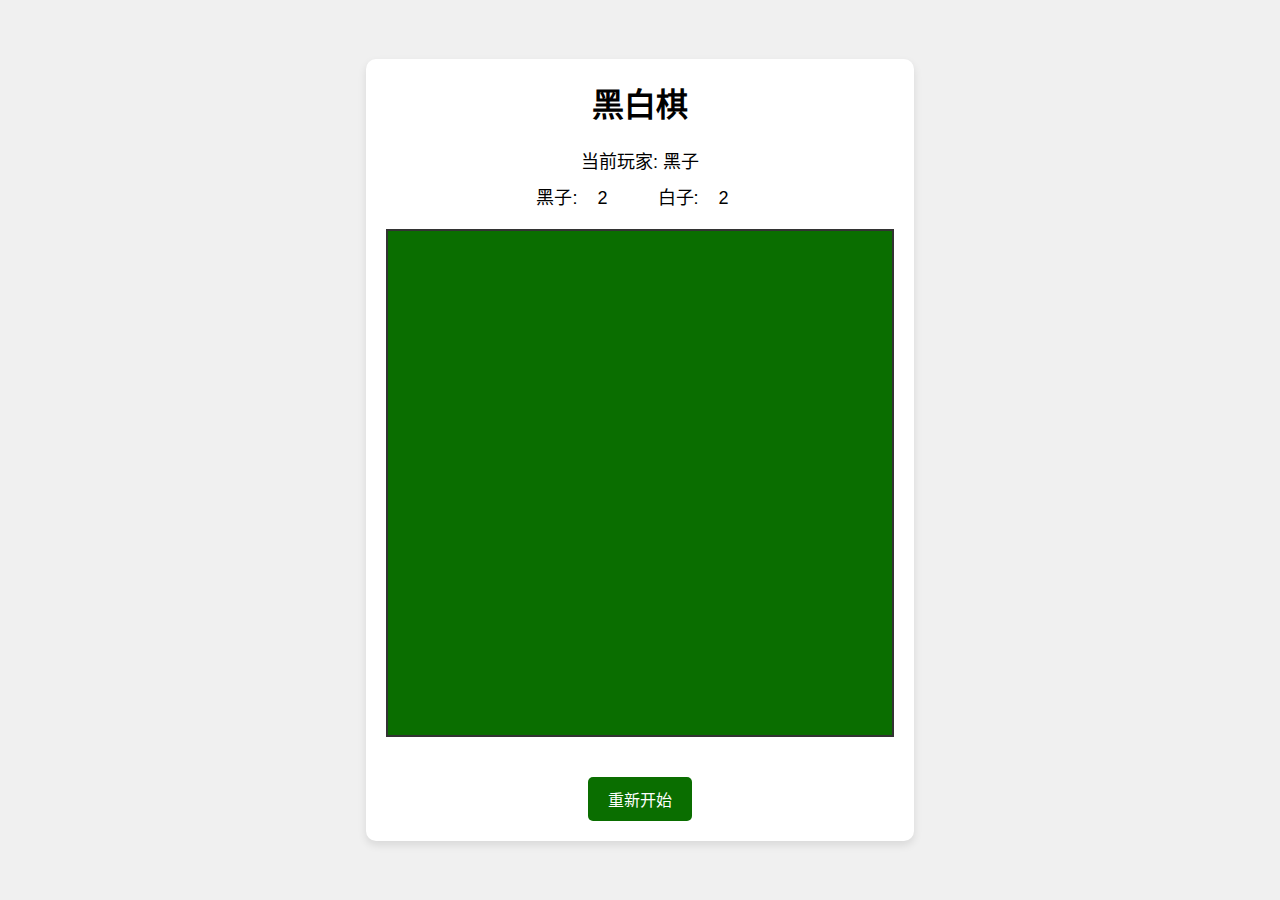
<file: index.html>
<!DOCTYPE html>
<html lang="zh-CN">
<head>
    <meta charset="UTF-8">
    <meta name="viewport" content="width=device-width, initial-scale=1.0">
    <title>黑白棋</title>
    <link rel="stylesheet" href="styles.css">
</head>
<body>
    <div class="game-container">
        <h1>黑白棋</h1>
        <div class="status">当前玩家: <span id="current-player">黑子</span></div>
        <div class="score">
            <span>黑子: <span id="black-score">2</span></span>
            <span>白子: <span id="white-score">2</span></span>
        </div>
        <div class="board" id="board"></div>
        <button id="reset-btn">重新开始</button>
    </div>
    <script src="script.js"></script>
</body>
</html>
</file>
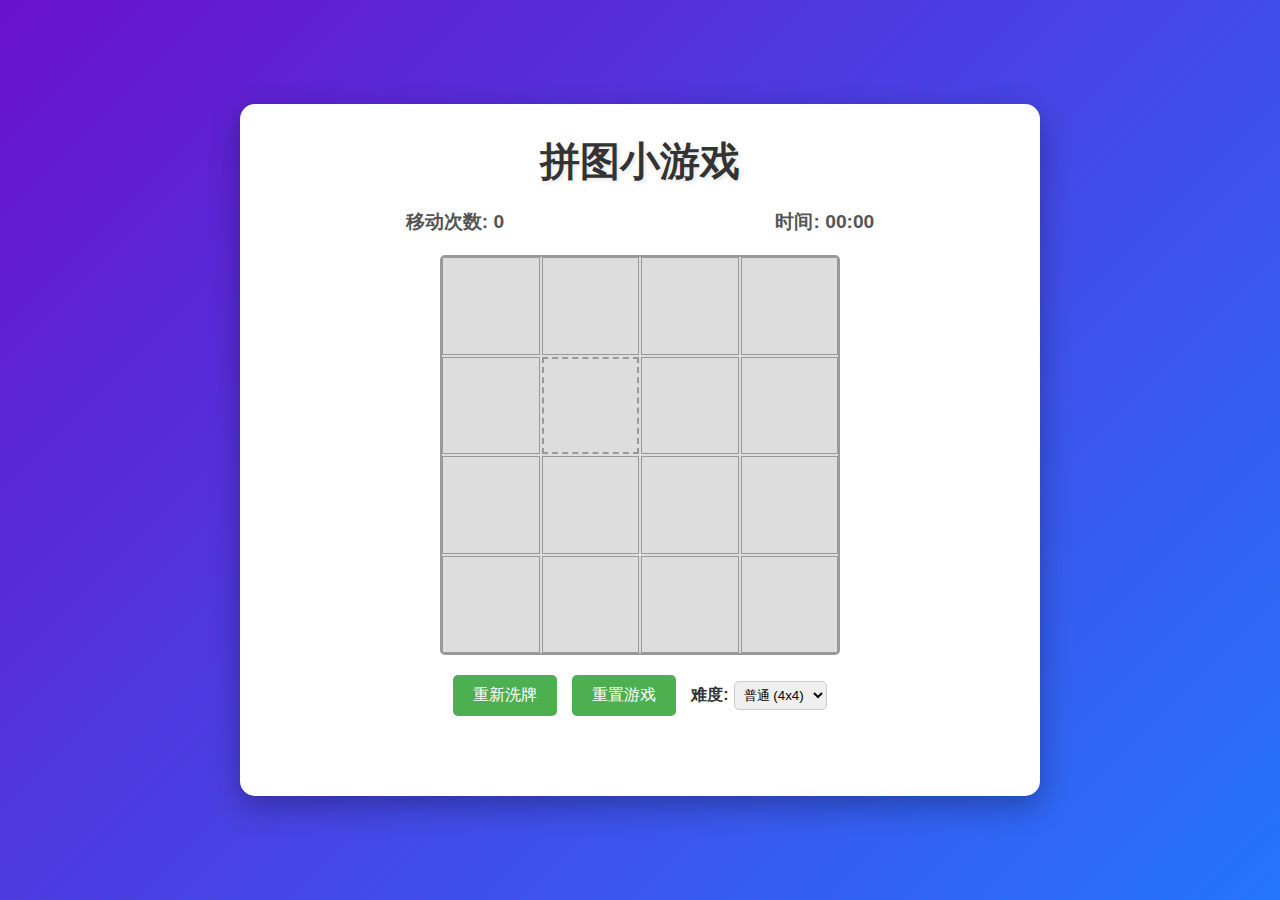
<file: puzzle-game/index.html>
<!DOCTYPE html>
<html lang="en">
<head>
    <meta charset="UTF-8">
    <meta name="viewport" content="width=device-width, initial-scale=1.0">
    <title>拼图小游戏</title>
    <link rel="stylesheet" href="style.css">
</head>
<body>
    <div class="container">
        <h1>拼图小游戏</h1>
        <div class="game-info">
            <div class="moves">移动次数: <span id="moves">0</span></div>
            <div class="timer">时间: <span id="timer">00:00</span></div>
        </div>
        <div class="puzzle-container" id="puzzleContainer">
            <!-- 拼图块将通过JavaScript动态生成 -->
        </div>
        <div class="controls">
            <button id="shuffleBtn">重新洗牌</button>
            <button id="resetBtn">重置游戏</button>
            <div class="difficulty">
                <label for="difficulty">难度:</label>
                <select id="difficulty">
                    <option value="3">简单 (3x3)</option>
                    <option value="4" selected>普通 (4x4)</option>
                    <option value="5">困难 (5x5)</option>
                </select>
            </div>
        </div>
        <div class="message" id="message"></div>
    </div>
    <script src="script.js"></script>
</body>
</html>
</file>
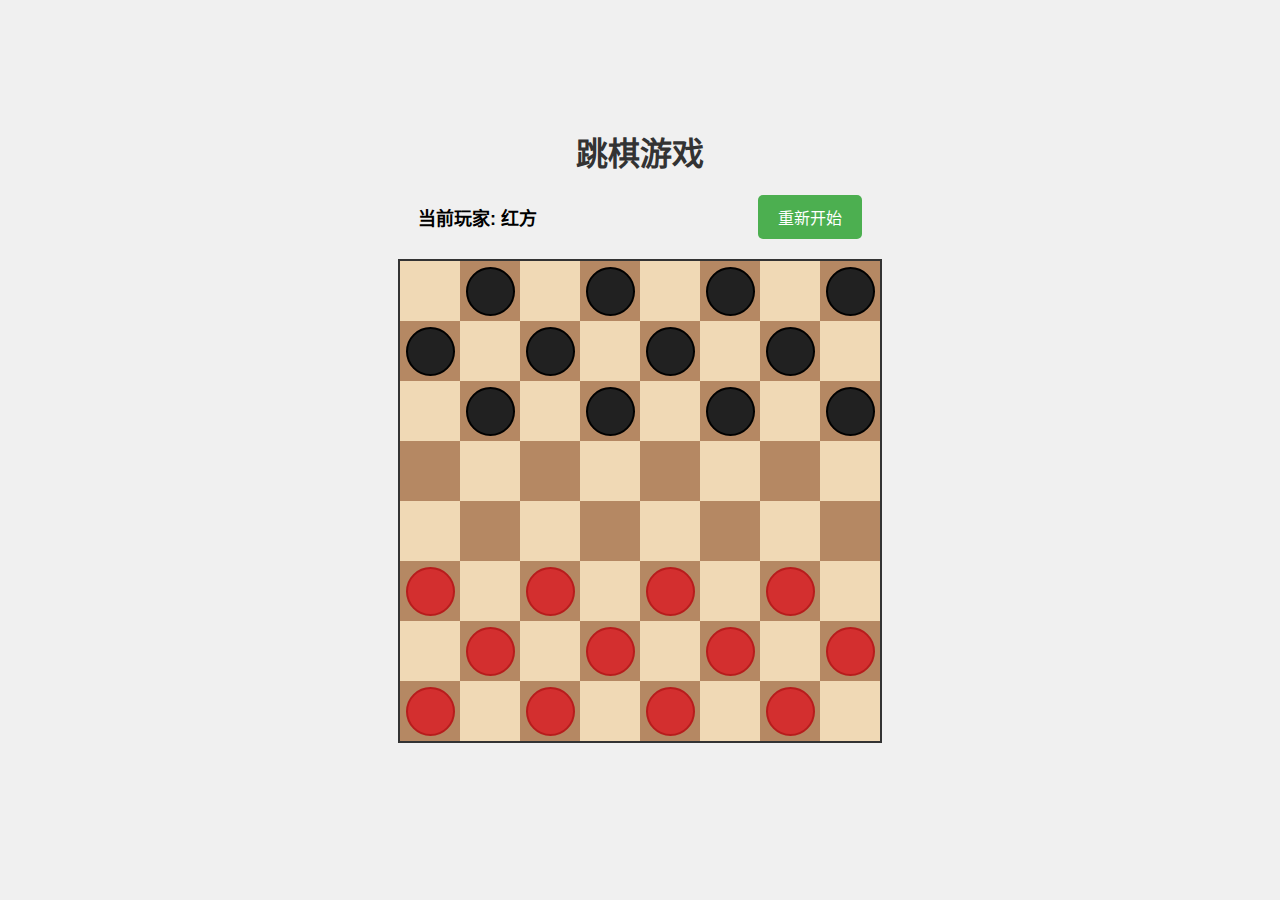
<file: checkers.html>
<!DOCTYPE html>
<html lang="zh-CN">
<head>
    <meta charset="UTF-8">
    <meta name="viewport" content="width=device-width, initial-scale=1.0">
    <title>跳棋游戏</title>
    <link rel="stylesheet" href="checkers.css">
</head>
<body>
    <div class="game-container">
        <h1>跳棋游戏</h1>
        <div class="game-info">
            <div class="current-player">当前玩家: <span id="current-player">红方</span></div>
            <button id="restart-btn">重新开始</button>
        </div>
        <div class="board" id="board">
            <!-- 棋盘将通过JavaScript生成 -->
        </div>
        <div class="game-status" id="game-status"></div>
    </div>
    <script src="checkers.js"></script>
</body>
</html>
</file>
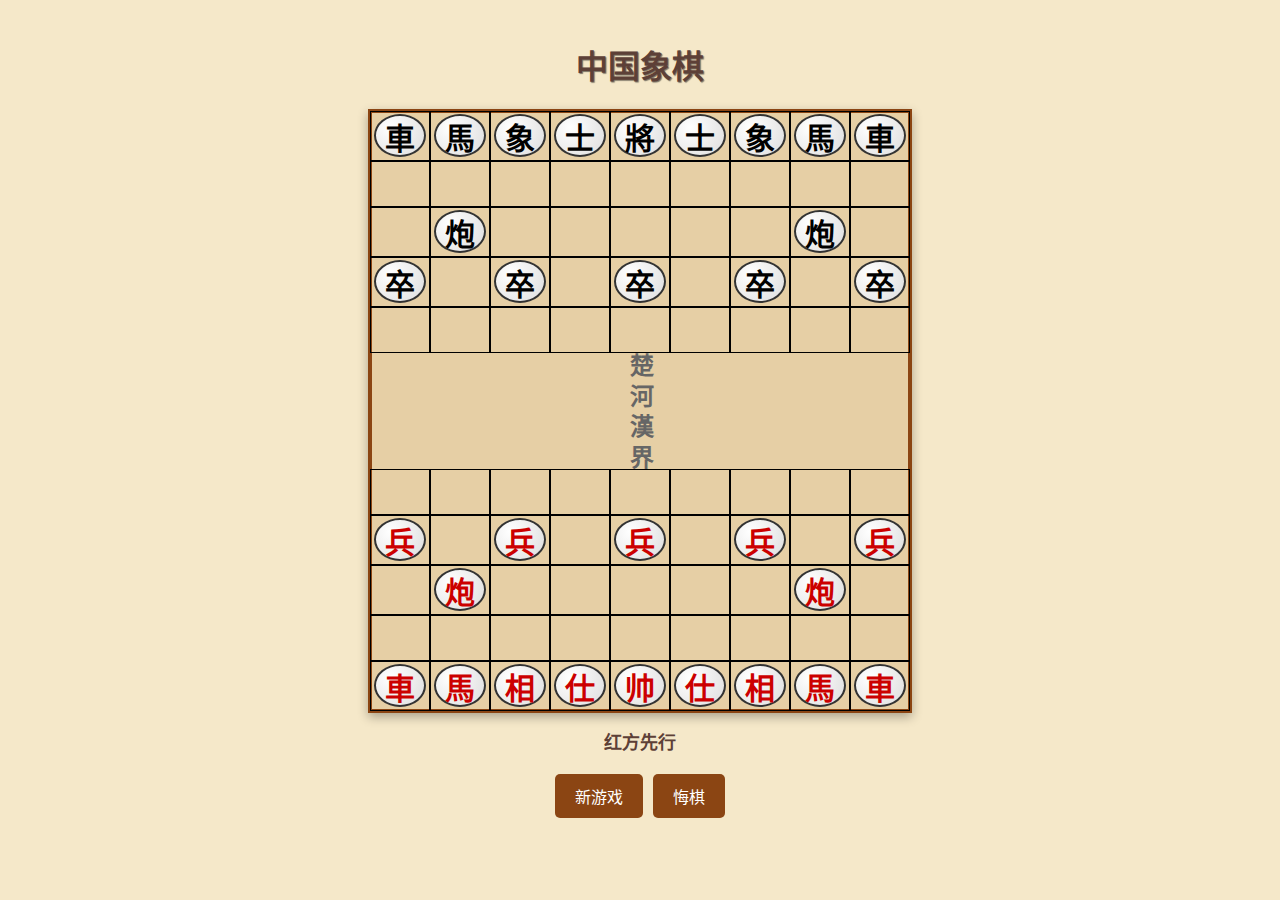
<file: chinese_chess.html>
<!DOCTYPE html>
<html lang="zh-CN">
<head>
    <meta charset="UTF-8">
    <meta name="viewport" content="width=device-width, initial-scale=1.0">
    <title>中国象棋</title>
    <style>
        body {
            font-family: Arial, sans-serif;
            display: flex;
            flex-direction: column;
            align-items: center;
            background-color: #f5e8c9;
            margin: 0;
            padding: 20px;
        }

        h1 {
            color: #5d4037;
            text-shadow: 1px 1px 1px rgba(0,0,0,0.5);
        }

        .game-container {
            display: flex;
            flex-direction: column;
            align-items: center;
        }

        .chessboard {
            display: grid;
            grid-template-columns: repeat(9, 1fr);
            grid-template-rows: repeat(10, 1fr);
            width: 540px;
            height: 600px;
            background-color: #e6cfa5; /* 传统象棋盘颜色 */
            border: 2px solid #8b4513;
            position: relative;
            box-shadow: 0 4px 10px rgba(0,0,0,0.3);
        }

        /* 棋盘边框 */
        .chessboard::before {
            content: '';
            position: absolute;
            top: 0;
            left: 0;
            right: 0;
            bottom: 0;
            border: 2px solid #8b4513;
            pointer-events: none;
        }

        /* 河界 */
        .river {
            grid-column: 1 / -1;
            grid-row: 6 / 7;
            display: flex;
            align-items: center;
            justify-content: center;
            font-size: 24px;
            color: #666;
            font-weight: bold;
        }

        /* 楚河汉界文字 */
        .river::before {
            content: '楚 河  漢 界';
            writing-mode: vertical-rl;
            text-orientation: mixed;
        }

        .cell {
            border: 1px solid #000;
            display: flex;
            align-items: center;
            justify-content: center;
            position: relative;
            font-size: 30px;
            cursor: pointer;
        }

        /* 九宫格对角线 */
        .palace {
            position: relative;
        }

        .palace::before, .palace::after {
            content: '';
            position: absolute;
            width: 100%;
            height: 100%;
        }

        .palace-top-left::before,
        .palace-top-right::after,
        .palace-bottom-left::after,
        .palace-bottom-right::before {
            border: 1px solid #000;
            width: 0;
            height: 0;
            position: absolute;
        }

        .palace-top-left::before {
            top: 0;
            left: 0;
            border-top: 1px solid transparent;
            border-left: 1px solid transparent;
            border-right: 1px solid #000;
            border-bottom: 1px solid #000;
            width: 100%;
            height: 100%;
        }

        .palace-top-right::after {
            top: 0;
            right: 0;
            border-top: 1px solid transparent;
            border-right: 1px solid transparent;
            border-left: 1px solid #000;
            border-bottom: 1px solid #000;
            width: 100%;
            height: 100%;
        }

        .palace-bottom-left::after {
            bottom: 0;
            left: 0;
            border-bottom: 1px solid transparent;
            border-left: 1px solid transparent;
            border-top: 1px solid #000;
            border-right: 1px solid #000;
            width: 100%;
            height: 100%;
        }

        .palace-bottom-right::before {
            bottom: 0;
            right: 0;
            border-bottom: 1px solid transparent;
            border-right: 1px solid transparent;
            border-top: 1px solid #000;
            border-left: 1px solid #000;
            width: 100%;
            height: 100%;
        }

        .chess-piece {
            width: 90%;
            height: 90%;
            border-radius: 50%;
            display: flex;
            align-items: center;
            justify-content: center;
            font-weight: bold;
            border: 2px solid #333;
            box-sizing: border-box;
            user-select: none;
            background: radial-gradient(circle at 30% 30%, #fff, #ddd);
            z-index: 10;
        }

        .red {
            color: #c00;
        }

        .black {
            color: #000;
        }

        .selected {
            background: radial-gradient(circle at 30% 30%, #ffeb3b, #ffc107);
            box-shadow: 0 0 8px rgba(255, 235, 59, 0.8);
        }

        .valid-move {
            position: relative;
        }

        .valid-move::after {
            content: '';
            position: absolute;
            width: 20px;
            height: 20px;
            background-color: rgba(0, 255, 0, 0.5);
            border-radius: 50%;
            z-index: 1;
        }

        .controls {
            margin-top: 20px;
            display: flex;
            gap: 10px;
        }

        button {
            padding: 10px 20px;
            font-size: 16px;
            background-color: #8b4513;
            color: white;
            border: none;
            border-radius: 5px;
            cursor: pointer;
        }

        button:hover {
            background-color: #a0522d;
        }

        .status {
            margin-top: 15px;
            font-size: 18px;
            font-weight: bold;
            color: #5d4037;
        }

        /* 棋子样式 */
        .jiang { font-family: "SimSun", serif; }
        .shuai { font-family: "SimSun", serif; }
    </style>
</head>
<body>
    <h1>中国象棋</h1>
    
    <div class="game-container">
        <div class="chessboard" id="chessboard">
            <!-- 河界 -->
            <div class="river" style="grid-row: 6; grid-column: 1 / -1;"></div>
        </div>
        
        <div class="status" id="status">红方先行</div>
        
        <div class="controls">
            <button id="newGameBtn">新游戏</button>
            <button id="undoBtn">悔棋</button>
        </div>
    </div>

    <script>
        class ChineseChess {
            constructor() {
                // 初始化棋盘，9x10
                this.board = Array(10).fill().map(() => Array(9).fill(null));
                this.selectedPiece = null;
                this.currentPlayer = 'red'; // 红方先行
                this.moveHistory = [];
                this.gameOver = false;
                
                this.initializeBoard();
                this.renderBoard();
                this.setupEventListeners();
            }
            
            initializeBoard() {
                // 初始化红方棋子 (下方)
                // 帅
                this.board[9][4] = { type: 'shuai', color: 'red', name: '帅' };
                // 士
                this.board[9][3] = { type: 'shi', color: 'red', name: '仕' };
                this.board[9][5] = { type: 'shi', color: 'red', name: '仕' };
                // 象
                this.board[9][2] = { type: 'xiang', color: 'red', name: '相' };
                this.board[9][6] = { type: 'xiang', color: 'red', name: '相' };
                // 马
                this.board[9][1] = { type: 'ma', color: 'red', name: '馬' };
                this.board[9][7] = { type: 'ma', color: 'red', name: '馬' };
                // 车
                this.board[9][0] = { type: 'che', color: 'red', name: '車' };
                this.board[9][8] = { type: 'che', color: 'red', name: '車' };
                // 炮
                this.board[7][1] = { type: 'pao', color: 'red', name: '炮' };
                this.board[7][7] = { type: 'pao', color: 'red', name: '炮' };
                // 兵
                for (let i = 0; i < 9; i += 2) {
                    this.board[6][i] = { type: 'bing', color: 'red', name: '兵' };
                }
                
                // 初始化黑方棋子 (上方)
                // 将
                this.board[0][4] = { type: 'jiang', color: 'black', name: '將' };
                // 士
                this.board[0][3] = { type: 'shi', color: 'black', name: '士' };
                this.board[0][5] = { type: 'shi', color: 'black', name: '士' };
                // 象
                this.board[0][2] = { type: 'xiang', color: 'black', name: '象' };
                this.board[0][6] = { type: 'xiang', color: 'black', name: '象' };
                // 马
                this.board[0][1] = { type: 'ma', color: 'black', name: '馬' };
                this.board[0][7] = { type: 'ma', color: 'black', name: '馬' };
                // 车
                this.board[0][0] = { type: 'che', color: 'black', name: '車' };
                this.board[0][8] = { type: 'che', color: 'black', name: '車' };
                // 炮
                this.board[2][1] = { type: 'pao', color: 'black', name: '炮' };
                this.board[2][7] = { type: 'pao', color: 'black', name: '炮' };
                // 卒
                for (let i = 0; i < 9; i += 2) {
                    this.board[3][i] = { type: 'zu', color: 'black', name: '卒' };
                }
            }
            
            renderBoard() {
                const chessboard = document.getElementById('chessboard');
                chessboard.innerHTML = '';
                
                // 添加河界
                const river = document.createElement('div');
                river.className = 'river';
                river.style.gridRow = '6';
                river.style.gridColumn = '1 / -1';
                chessboard.appendChild(river);
                
                for (let row = 0; row < 10; row++) {
                    for (let col = 0; col < 9; col++) {
                        const cell = document.createElement('div');
                        cell.className = 'cell';
                        cell.dataset.row = row;
                        cell.dataset.col = col;
                        
                        // 添加九宫格样式
                        if ((row <= 2 && (col === 3 || col === 5) && row + col === 3) || 
                            (row <= 2 && (col === 3 || col === 5) && row + col === 5) ||
                            (row <= 2 && col === 4) ||
                            (row >= 7 && (col === 3 || col === 5) && row - col === 5) ||
                            (row >= 7 && (col === 3 || col === 5) && col - row === -7) ||
                            (row >= 7 && col === 4)) {
                            cell.classList.add('palace');
                        }
                        
                        // 特殊标记九宫格对角线点
                        if ((row === 0 && col === 3) || (row === 0 && col === 5) ||
                            (row === 1 && col === 4) ||
                            (row === 2 && col === 3) || (row === 2 && col === 5) ||
                            (row === 7 && col === 3) || (row === 7 && col === 5) ||
                            (row === 8 && col === 4) ||
                            (row === 9 && col === 3) || (row === 9 && col === 5)) {
                            cell.classList.add('palace-diagonal');
                        }
                        
                        if (this.board[row][col]) {
                            const piece = this.board[row][col];
                            const pieceElement = document.createElement('div');
                            pieceElement.className = `chess-piece ${piece.color}`;
                            pieceElement.textContent = piece.name;
                            pieceElement.dataset.type = piece.type;
                            pieceElement.dataset.color = piece.color;
                            cell.appendChild(pieceElement);
                        }
                        
                        chessboard.appendChild(cell);
                    }
                }
            }
            
            setupEventListeners() {
                document.getElementById('chessboard').addEventListener('click', (e) => {
                    const cell = e.target.closest('.cell');
                    if (!cell || this.gameOver) return;
                    
                    const row = parseInt(cell.dataset.row);
                    const col = parseInt(cell.dataset.col);
                    
                    if (this.selectedPiece) {
                        const [selectedRow, selectedCol] = this.selectedPiece;
                        if (selectedRow === row && selectedCol === col) {
                            // 取消选中
                            this.selectedPiece = null;
                            this.renderBoard();
                            this.showValidMoves();
                        } else if (this.isValidMove(selectedRow, selectedCol, row, col)) {
                            // 执行移动
                            this.movePiece(selectedRow, selectedCol, row, col);
                        } else {
                            // 选择新棋子（如果是当前玩家的棋子）
                            if (this.board[row][col] && this.board[row][col].color === this.currentPlayer) {
                                this.selectedPiece = [row, col];
                                this.renderBoard();
                                this.showValidMoves();
                            }
                        }
                    } else if (this.board[row][col] && this.board[row][col].color === this.currentPlayer) {
                        // 选择棋子
                        this.selectedPiece = [row, col];
                        this.renderBoard();
                        this.showValidMoves();
                    }
                });
                
                document.getElementById('newGameBtn').addEventListener('click', () => {
                    this.newGame();
                });
                
                document.getElementById('undoBtn').addEventListener('click', () => {
                    this.undoMove();
                });
            }
            
            showValidMoves() {
                if (!this.selectedPiece) return;
                
                const [row, col] = this.selectedPiece;
                const cells = document.querySelectorAll('.cell');
                
                cells.forEach(cell => {
                    cell.classList.remove('valid-move');
                });
                
                for (let r = 0; r < 10; r++) {
                    for (let c = 0; c < 9; c++) {
                        if (this.isValidMove(row, col, r, c)) {
                            const cell = document.querySelector(`.cell[data-row="${r}"][data-col="${c}"]`);
                            if (cell) {
                                cell.classList.add('valid-move');
                            }
                        }
                    }
                }
                
                // 高亮选中棋子
                const selectedCell = document.querySelector(`.cell[data-row="${row}"][data-col="${col}"]`);
                if (selectedCell && selectedCell.querySelector('.chess-piece')) {
                    selectedCell.querySelector('.chess-piece').classList.add('selected');
                }
            }
            
            isValidMove(fromRow, fromCol, toRow, toCol) {
                // 检查目标位置是否为同色棋子
                if (this.board[toRow][toCol] && 
                    this.board[toRow][toCol].color === this.board[fromRow][fromCol].color) {
                    return false;
                }
                
                const piece = this.board[fromRow][fromCol];
                
                switch (piece.type) {
                    case 'jiang': // 将
                    case 'shuai': // 帅
                        return this.isValidJiangMove(fromRow, fromCol, toRow, toCol);
                    case 'shi': // 士
                        return this.isValidShiMove(fromRow, fromCol, toRow, toCol);
                    case 'xiang': // 象
                        return this.isValidXiangMove(fromRow, fromCol, toRow, toCol);
                    case 'ma': // 马
                        return this.isValidMaMove(fromRow, fromCol, toRow, toCol);
                    case 'che': // 车
                        return this.isValidCheMove(fromRow, fromCol, toRow, toCol);
                    case 'pao': // 炮
                        return this.isValidPaoMove(fromRow, fromCol, toRow, toCol);
                    case 'bing': // 兵
                    case 'zu': // 卒
                        return this.isValidBingMove(fromRow, fromCol, toRow, toCol);
                    default:
                        return false;
                }
            }
            
            isValidJiangMove(fromRow, fromCol, toRow, toCol) {
                const piece = this.board[fromRow][fromCol];
                
                // 检查是否在九宫格内
                if (piece.color === 'red') {
                    if (toRow < 7 || toRow > 9 || toCol < 3 || toCol > 5) return false;
                } else {
                    if (toRow > 2 || toRow < 0 || toCol < 3 || toCol > 5) return false;
                }
                
                // 只能横着或竖着移动一格
                const rowDiff = Math.abs(toRow - fromRow);
                const colDiff = Math.abs(toCol - fromCol);
                
                return (rowDiff === 1 && colDiff === 0) || (rowDiff === 0 && colDiff === 1);
            }
            
            isValidShiMove(fromRow, fromCol, toRow, toCol) {
                const piece = this.board[fromRow][fromCol];
                
                // 检查是否在九宫格内
                if (piece.color === 'red') {
                    if (toRow < 7 || toRow > 9 || toCol < 3 || toCol > 5) return false;
                } else {
                    if (toRow > 2 || toRow < 0 || toCol < 3 || toCol > 5) return false;
                }
                
                // 只能斜着移动一格
                const rowDiff = Math.abs(toRow - fromRow);
                const colDiff = Math.abs(toCol - fromCol);
                
                return rowDiff === 1 && colDiff === 1;
            }
            
            isValidXiangMove(fromRow, fromCol, toRow, toCol) {
                const piece = this.board[fromRow][fromCol];
                
                // 象不能过河（颜色决定）
                if (piece.color === 'red' && toRow < 5) return false;
                if (piece.color === 'black' && toRow > 4) return false;
                
                // 移动两格对角线
                const rowDiff = Math.abs(toRow - fromRow);
                const colDiff = Math.abs(toCol - fromCol);
                
                if (rowDiff !== 2 || colDiff !== 2) return false;
                
                // 检查象眼是否被堵
                const eyeRow = fromRow + (toRow - fromRow) / 2;
                const eyeCol = fromCol + (toCol - fromCol) / 2;
                
                return !this.board[eyeRow][eyeCol];
            }
            
            isValidMaMove(fromRow, fromCol, toRow, toCol) {
                const rowDiff = Math.abs(toRow - fromRow);
                const colDiff = Math.abs(toCol - fromCol);
                
                // 马走日字
                if (!((rowDiff === 2 && colDiff === 1) || (rowDiff === 1 && colDiff === 2))) {
                    return false;
                }
                
                // 检查马腿是否被蹩
                let legRow, legCol;
                if (rowDiff === 2) {
                    legRow = fromRow + (toRow - fromRow) / 2;
                    legCol = fromCol;
                } else {
                    legRow = fromRow;
                    legCol = fromCol + (toCol - fromCol) / 2;
                }
                
                return !this.board[legRow][legCol];
            }
            
            isValidCheMove(fromRow, fromCol, toRow, toCol) {
                // 车只能直线移动
                if (fromRow !== toRow && fromCol !== toCol) return false;
                
                // 检查路径是否被阻挡
                if (fromRow === toRow) {
                    // 水平移动
                    const start = Math.min(fromCol, toCol);
                    const end = Math.max(fromCol, toCol);
                    
                    for (let col = start + 1; col < end; col++) {
                        if (this.board[fromRow][col]) return false;
                    }
                } else {
                    // 垂直移动
                    const start = Math.min(fromRow, toRow);
                    const end = Math.max(fromRow, toRow);
                    
                    for (let row = start + 1; row < end; row++) {
                        if (this.board[row][fromCol]) return false;
                    }
                }
                
                return true;
            }
            
            isValidPaoMove(fromRow, fromCol, toRow, toCol) {
                // 炮只能直线移动
                if (fromRow !== toRow && fromCol !== toCol) return false;
                
                // 检查路径障碍
                let obstacles = 0;
                
                if (fromRow === toRow) {
                    // 水平移动
                    const start = Math.min(fromCol, toCol);
                    const end = Math.max(fromCol, toCol);
                    
                    for (let col = start + 1; col < end; col++) {
                        if (this.board[fromRow][col]) obstacles++;
                    }
                } else {
                    // 垂直移动
                    const start = Math.min(fromRow, toRow);
                    const end = Math.max(fromRow, toRow);
                    
                    for (let row = start + 1; row < end; row++) {
                        if (this.board[row][fromCol]) obstacles++;
                    }
                }
                
                // 如果目标位置有棋子，需要隔一个子才能吃
                if (this.board[toRow][toCol]) {
                    return obstacles === 1;
                } else {
                    // 如果目标位置无棋子，不能隔子
                    return obstacles === 0;
                }
            }
            
            isValidBingMove(fromRow, fromCol, toRow, toCol) {
                const piece = this.board[fromRow][fromCol];
                
                // 兵卒只能向前走
                let direction;
                if (piece.color === 'red') {
                    direction = -1; // 红方向下走
                } else {
                    direction = 1; // 黑方向上走
                }
                
                // 没过河只能向前
                if ((piece.color === 'red' && fromRow > 4) || 
                    (piece.color === 'black' && fromRow < 5)) {
                    return (toRow === fromRow + direction) && (toCol === fromCol);
                } else {
                    // 过河后可以横着走
                    const rowDiff = Math.abs(toRow - fromRow);
                    const colDiff = Math.abs(toCol - fromCol);
                    
                    return ((rowDiff === 1 && colDiff === 0) || (rowDiff === 0 && colDiff === 1));
                }
            }
            
            movePiece(fromRow, fromCol, toRow, toCol) {
                // 记录移动历史
                this.moveHistory.push({
                    from: [fromRow, fromCol],
                    to: [toRow, toCol],
                    captured: this.board[toRow][toCol],
                    piece: {...this.board[fromRow][fromCol]}
                });
                
                // 移动棋子
                this.board[toRow][toCol] = this.board[fromRow][fromCol];
                this.board[fromRow][fromCol] = null;
                
                // 检查是否将军或获胜
                if (this.board[toRow][toCol].type === 'jiang' || this.board[toRow][toCol].type === 'shuai') {
                    this.gameOver = true;
                    document.getElementById('status').textContent = 
                        `${this.board[toRow][toCol].color === 'red' ? '黑' : '红'}方获胜！`;
                    return;
                }
                
                // 切换玩家
                this.currentPlayer = this.currentPlayer === 'red' ? 'black' : 'red';
                document.getElementById('status').textContent = 
                    `${this.currentPlayer === 'red' ? '红' : '黑'}方走棋`;
                
                // 清除选中状态
                this.selectedPiece = null;
                
                // 重新渲染
                this.renderBoard();
                this.showValidMoves();
            }
            
            newGame() {
                this.board = Array(10).fill().map(() => Array(9).fill(null));
                this.selectedPiece = null;
                this.currentPlayer = 'red';
                this.moveHistory = [];
                this.gameOver = false;
                
                this.initializeBoard();
                this.renderBoard();
                document.getElementById('status').textContent = '红方先行';
            }
            
            undoMove() {
                if (this.moveHistory.length === 0 || this.gameOver) return;
                
                const lastMove = this.moveHistory.pop();
                const [fromRow, fromCol] = lastMove.from;
                const [toRow, toCol] = lastMove.to;
                
                // 恢复移动
                this.board[fromRow][fromCol] = lastMove.piece;
                this.board[toRow][toCol] = lastMove.captured;
                
                // 切换玩家
                this.currentPlayer = this.currentPlayer === 'red' ? 'black' : 'red';
                this.gameOver = false;
                
                // 清除选中状态
                this.selectedPiece = null;
                
                // 重新渲染
                this.renderBoard();
                document.getElementById('status').textContent = 
                    `${this.currentPlayer === 'red' ? '红' : '黑'}方走棋`;
            }
        }
        
        // 启动游戏
        document.addEventListener('DOMContentLoaded', () => {
            new ChineseChess();
        });
    </script>
</body>
</html>
</file>
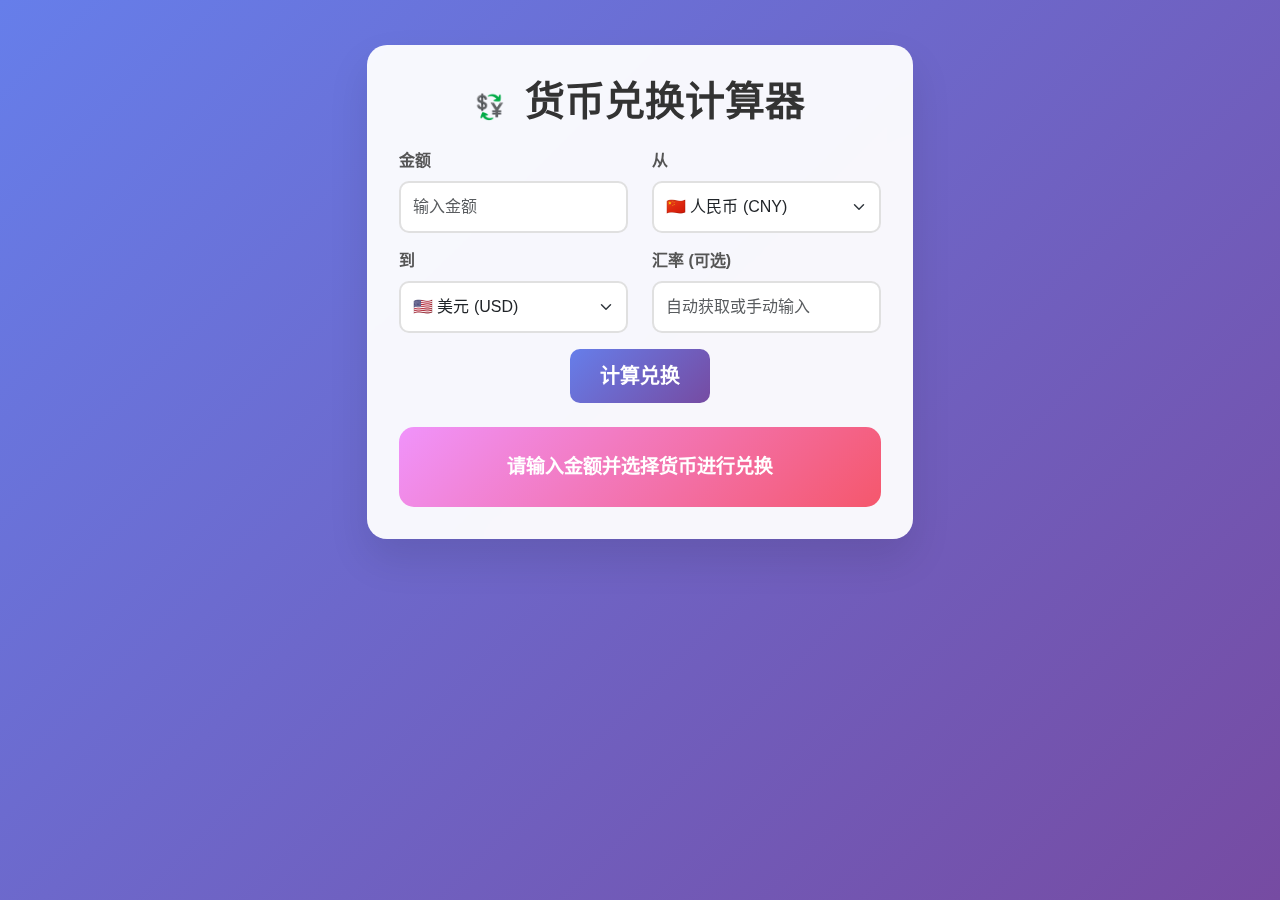
<file: currency-calculator.html>
<!DOCTYPE html>
<html lang="zh-CN">
<head>
    <meta charset="UTF-8">
    <meta name="viewport" content="width=device-width, initial-scale=1.0">
    <title>货币兑换计算器</title>
    <link href="https://cdn.jsdelivr.net/npm/bootstrap@5.3.0/dist/css/bootstrap.min.css" rel="stylesheet">
    <style>
        body {
            background: linear-gradient(135deg, #667eea 0%, #764ba2 100%);
            min-height: 100vh;
            font-family: 'Segoe UI', Tahoma, Geneva, Verdana, sans-serif;
        }
        
        .calculator-container {
            background: rgba(255, 255, 255, 0.95);
            border-radius: 20px;
            box-shadow: 0 20px 40px rgba(0, 0, 0, 0.1);
            padding: 2rem;
            margin-top: 5vh;
            backdrop-filter: blur(10px);
        }
        
        .form-control, .form-select {
            border-radius: 10px;
            border: 2px solid #e0e0e0;
            padding: 12px;
            transition: all 0.3s ease;
        }
        
        .form-control:focus, .form-select:focus {
            border-color: #667eea;
            box-shadow: 0 0 0 0.2rem rgba(102, 126, 234, 0.25);
        }
        
        .btn-calculate {
            background: linear-gradient(135deg, #667eea 0%, #764ba2 100%);
            border: none;
            border-radius: 10px;
            padding: 12px 30px;
            color: white;
            font-weight: 600;
            transition: transform 0.2s ease;
        }
        
        .btn-calculate:hover {
            transform: translateY(-2px);
            box-shadow: 0 10px 20px rgba(102, 126, 234, 0.3);
        }
        
        .result-box {
            background: linear-gradient(135deg, #f093fb 0%, #f5576c 100%);
            color: white;
            border-radius: 15px;
            padding: 1.5rem;
            margin-top: 1.5rem;
            text-align: center;
            font-size: 1.2rem;
            font-weight: 600;
            min-height: 80px;
            display: flex;
            align-items: center;
            justify-content: center;
        }
        
        .exchange-rate-info {
            background: #f8f9fa;
            border-radius: 10px;
            padding: 1rem;
            margin-top: 1rem;
            font-size: 0.9rem;
            color: #666;
        }
        
        .currency-icon {
            font-size: 1.5rem;
            margin-right: 0.5rem;
        }
        
        h1 {
            color: #333;
            font-weight: 700;
            margin-bottom: 2rem;
        }
        
        .form-label {
            font-weight: 600;
            color: #555;
            margin-bottom: 0.5rem;
        }
    </style>
</head>
<body>
    <div class="container">
        <div class="row justify-content-center">
            <div class="col-md-8 col-lg-6">
                <div class="calculator-container">
                    <h1 class="text-center mb-4">
                        <span class="currency-icon">💱</span>
                        货币兑换计算器
                    </h1>
                    
                    <form id="currencyForm">
                        <div class="row">
                            <div class="col-md-6 mb-3">
                                <label for="amount" class="form-label">金额</label>
                                <input type="number" class="form-control" id="amount" placeholder="输入金额" step="0.01" min="0" required>
                            </div>
                            
                            <div class="col-md-6 mb-3">
                                <label for="fromCurrency" class="form-label">从</label>
                                <select class="form-select" id="fromCurrency" required>
                                    <option value="CNY" selected>🇨🇳 人民币 (CNY)</option>
                                    <option value="USD">🇺🇸 美元 (USD)</option>
                                    <option value="EUR">🇪🇺 欧元 (EUR)</option>
                                    <option value="GBP">🇬🇧 英镑 (GBP)</option>
                                    <option value="JPY">🇯🇵 日元 (JPY)</option>
                                    <option value="KRW">🇰🇷 韩元 (KRW)</option>
                                    <option value="HKD">🇭🇰 港币 (HKD)</option>
                                    <option value="TWD">🇹🇼 台币 (TWD)</option>
                                    <option value="AUD">🇦🇺 澳元 (AUD)</option>
                                    <option value="CAD">🇨🇦 加元 (CAD)</option>
                                    <option value="CHF">🇨🇭 瑞士法郎 (CHF)</option>
                                    <option value="SGD">🇸🇬 新加坡元 (SGD)</option>
                                </select>
                            </div>
                        </div>
                        
                        <div class="row">
                            <div class="col-md-6 mb-3">
                                <label for="toCurrency" class="form-label">到</label>
                                <select class="form-select" id="toCurrency" required>
                                    <option value="CNY">🇨🇳 人民币 (CNY)</option>
                                    <option value="USD" selected>🇺🇸 美元 (USD)</option>
                                    <option value="EUR">🇪🇺 欧元 (EUR)</option>
                                    <option value="GBP">🇬🇧 英镑 (GBP)</option>
                                    <option value="JPY">🇯🇵 日元 (JPY)</option>
                                    <option value="KRW">🇰🇷 韩元 (KRW)</option>
                                    <option value="HKD">🇭🇰 港币 (HKD)</option>
                                    <option value="TWD">🇹🇼 台币 (TWD)</option>
                                    <option value="AUD">🇦🇺 澳元 (AUD)</option>
                                    <option value="CAD">🇨🇦 加元 (CAD)</option>
                                    <option value="CHF">🇨🇭 瑞士法郎 (CHF)</option>
                                    <option value="SGD">🇸🇬 新加坡元 (SGD)</option>
                                </select>
                            </div>
                            
                            <div class="col-md-6 mb-3">
                                <label for="exchangeRate" class="form-label">汇率 (可选)</label>
                                <input type="number" class="form-control" id="exchangeRate" placeholder="自动获取或手动输入" step="0.0001" min="0">
                            </div>
                        </div>
                        
                        <div class="text-center">
                            <button type="submit" class="btn btn-calculate btn-lg">
                                计算兑换
                            </button>
                        </div>
                    </form>
                    
                    <div class="result-box" id="resultBox">
                        请输入金额并选择货币进行兑换
                    </div>
                    
                    <div class="exchange-rate-info" id="rateInfo" style="display: none;">
                        <strong>汇率信息：</strong>
                        <span id="rateText"></span>
                    </div>
                </div>
            </div>
        </div>
    </div>

    <script>
        // 模拟汇率数据 (实际应用中应该从API获取)
        const exchangeRates = {
            'CNY': { 'USD': 0.14, 'EUR': 0.13, 'GBP': 0.11, 'JPY': 20.85, 'KRW': 183.5, 'HKD': 1.08, 'TWD': 4.35, 'AUD': 0.21, 'CAD': 0.19, 'CHF': 0.13, 'SGD': 0.19 },
            'USD': { 'CNY': 7.25, 'EUR': 0.92, 'GBP': 0.79, 'JPY': 149.50, 'KRW': 1315.0, 'HKD': 7.83, 'TWD': 31.25, 'AUD': 1.52, 'CAD': 1.36, 'CHF': 0.88, 'SGD': 1.35 },
            'EUR': { 'CNY': 7.85, 'USD': 1.09, 'GBP': 0.86, 'JPY': 162.75, 'KRW': 1432.5, 'HKD': 8.50, 'TWD': 33.95, 'AUD': 1.65, 'CAD': 1.48, 'CHF': 0.96, 'SGD': 1.47 },
            'GBP': { 'CNY': 9.10, 'USD': 1.27, 'EUR': 1.16, 'JPY': 188.75, 'KRW': 1660.0, 'HKD': 9.85, 'TWD': 39.35, 'AUD': 1.91, 'CAD': 1.71, 'CHF': 1.11, 'SGD': 1.70 },
            'JPY': { 'CNY': 0.048, 'USD': 0.0067, 'EUR': 0.0061, 'GBP': 0.0053, 'KRW': 8.80, 'HKD': 0.052, 'TWD': 0.21, 'AUD': 0.010, 'CAD': 0.0091, 'CHF': 0.0059, 'SGD': 0.0090 },
            'KRW': { 'CNY': 0.0055, 'USD': 0.00076, 'EUR': 0.00070, 'GBP': 0.00060, 'JPY': 0.11, 'HKD': 0.0060, 'TWD': 0.024, 'AUD': 0.0012, 'CAD': 0.0010, 'CHF': 0.00067, 'SGD': 0.0010 },
            'HKD': { 'CNY': 0.93, 'USD': 0.13, 'EUR': 0.12, 'GBP': 0.10, 'JPY': 19.10, 'KRW': 168.0, 'TWD': 3.99, 'AUD': 0.19, 'CAD': 0.17, 'CHF': 0.11, 'SGD': 0.17 },
            'TWD': { 'CNY': 0.23, 'USD': 0.032, 'EUR': 0.029, 'GBP': 0.025, 'JPY': 4.79, 'KRW': 42.1, 'HKD': 0.25, 'AUD': 0.049, 'CAD': 0.044, 'CHF': 0.028, 'SGD': 0.043 },
            'AUD': { 'CNY': 4.75, 'USD': 0.66, 'EUR': 0.61, 'GBP': 0.52, 'JPY': 98.25, 'KRW': 865.0, 'HKD': 5.15, 'TWD': 20.45, 'CAD': 0.90, 'CHF': 0.58, 'SGD': 0.89 },
            'CAD': { 'CNY': 5.30, 'USD': 0.74, 'EUR': 0.68, 'GBP': 0.58, 'JPY': 109.75, 'KRW': 965.0, 'HKD': 5.75, 'TWD': 22.85, 'AUD': 1.11, 'CHF': 0.65, 'SGD': 0.99 },
            'CHF': { 'CNY': 8.15, 'USD': 1.14, 'EUR': 1.04, 'GBP': 0.90, 'JPY': 169.25, 'KRW': 1490.0, 'HKD': 8.85, 'TWD': 35.15, 'AUD': 1.72, 'CAD': 1.54, 'SGD': 1.53 },
            'SGD': { 'CNY': 5.35, 'USD': 0.74, 'EUR': 0.68, 'GBP': 0.59, 'JPY': 110.75, 'KRW': 975.0, 'HKD': 5.80, 'TWD': 23.05, 'AUD': 1.12, 'CAD': 1.01, 'CHF': 0.65 }
        };

        document.getElementById('currencyForm').addEventListener('submit', function(e) {
            e.preventDefault();
            
            const amount = parseFloat(document.getElementById('amount').value);
            const fromCurrency = document.getElementById('fromCurrency').value;
            const toCurrency = document.getElementById('toCurrency').value;
            const manualRate = document.getElementById('exchangeRate').value;
            
            if (isNaN(amount) || amount <= 0) {
                showResult('请输入有效的金额', 'error');
                return;
            }
            
            let rate;
            if (manualRate && !isNaN(manualRate) && parseFloat(manualRate) > 0) {
                rate = parseFloat(manualRate);
            } else {
                if (fromCurrency === toCurrency) {
                    rate = 1;
                } else {
                    rate = exchangeRates[fromCurrency][toCurrency];
                    if (!rate) {
                        showResult('无法获取汇率信息', 'error');
                        return;
                    }
                }
            }
            
            const result = (amount * rate).toFixed(2);
            const currencySymbols = {
                'CNY': '¥', 'USD': '$', 'EUR': '€', 'GBP': '£', 'JPY': '¥',
                'KRW': '₩', 'HKD': 'HK$', 'TWD': 'NT$', 'AUD': 'A$', 'CAD': 'C$', 'CHF': 'Fr', 'SGD': 'S$'
            };
            
            const resultText = `${amount} ${fromCurrency} = ${currencySymbols[toCurrency]}${result} ${toCurrency}`;
            showResult(resultText, 'success');
            
            // 显示汇率信息
            const rateInfo = document.getElementById('rateInfo');
            const rateText = document.getElementById('rateText');
            rateInfo.style.display = 'block';
            rateText.textContent = `1 ${fromCurrency} = ${rate} ${toCurrency}`;
        });

        function showResult(message, type) {
            const resultBox = document.getElementById('resultBox');
            resultBox.textContent = message;
            
            if (type === 'error') {
                resultBox.style.background = 'linear-gradient(135deg, #ff6b6b 0%, #ee5a24 100%)';
            } else {
                resultBox.style.background = 'linear-gradient(135deg, #f093fb 0%, #f5576c 100%)';
            }
        }

        // 当货币选择改变时，清空手动汇率输入
        document.getElementById('fromCurrency').addEventListener('change', function() {
            document.getElementById('exchangeRate').value = '';
        });

        document.getElementById('toCurrency').addEventListener('change', function() {
            document.getElementById('exchangeRate').value = '';
        });
    </script>
</body>
</html>
</file>
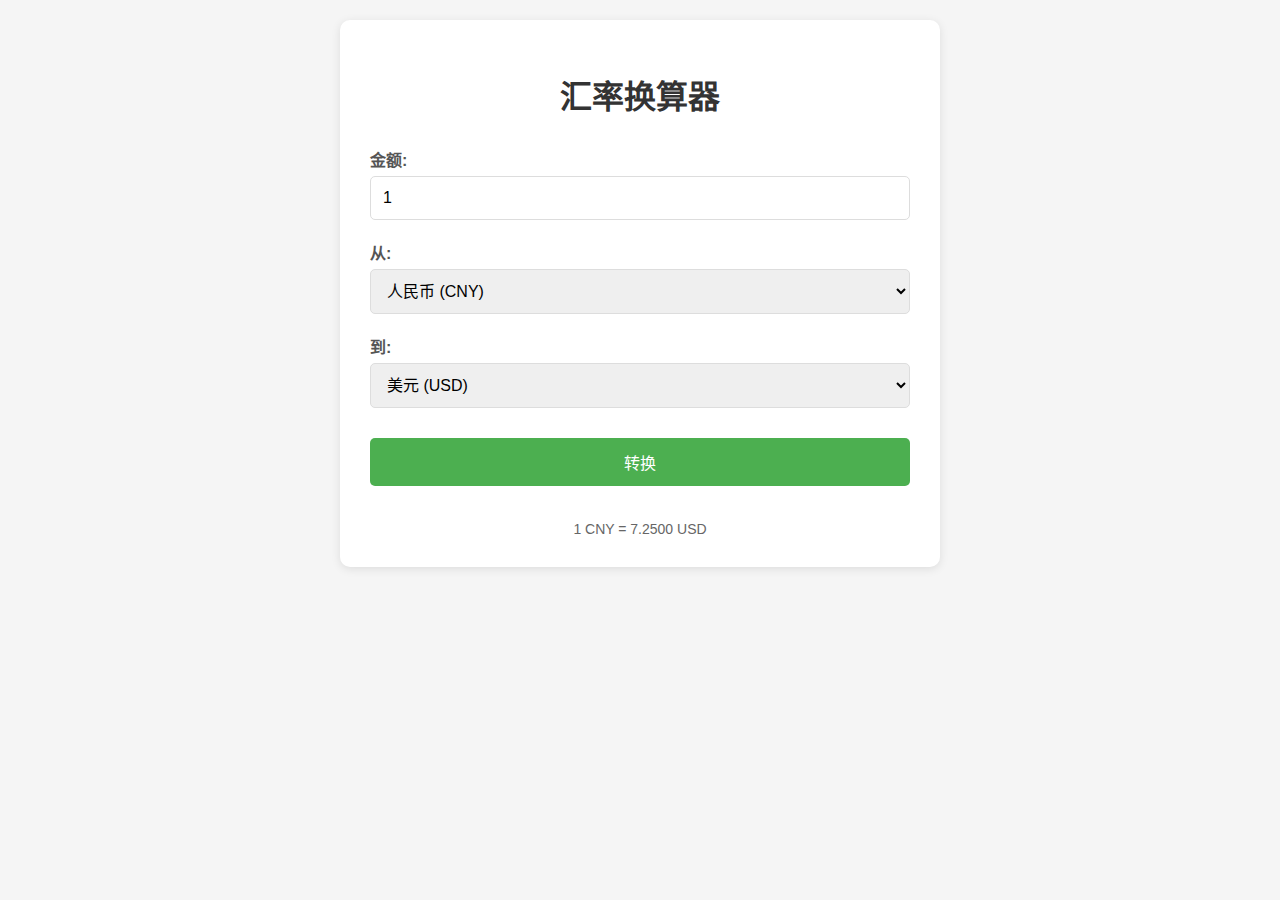
<file: currency_converter.html>
<!DOCTYPE html>
<html lang="zh-CN">
<head>
    <meta charset="UTF-8">
    <meta name="viewport" content="width=device-width, initial-scale=1.0">
    <title>汇率换算器</title>
    <style>
        body {
            font-family: Arial, sans-serif;
            max-width: 600px;
            margin: 0 auto;
            padding: 20px;
            background-color: #f5f5f5;
        }
        
        .container {
            background-color: white;
            padding: 30px;
            border-radius: 10px;
            box-shadow: 0 2px 10px rgba(0,0,0,0.1);
        }
        
        h1 {
            text-align: center;
            color: #333;
            margin-bottom: 30px;
        }
        
        .converter-box {
            display: flex;
            flex-direction: column;
            gap: 20px;
        }
        
        .input-group {
            display: flex;
            flex-direction: column;
            gap: 5px;
        }
        
        label {
            font-weight: bold;
            color: #555;
        }
        
        input, select {
            padding: 12px;
            border: 1px solid #ddd;
            border-radius: 5px;
            font-size: 16px;
        }
        
        button {
            padding: 12px 20px;
            background-color: #4CAF50;
            color: white;
            border: none;
            border-radius: 5px;
            font-size: 16px;
            cursor: pointer;
            margin-top: 10px;
        }
        
        button:hover {
            background-color: #45a049;
        }
        
        .result {
            margin-top: 20px;
            padding: 15px;
            background-color: #e8f5e8;
            border-radius: 5px;
            text-align: center;
            font-size: 18px;
            font-weight: bold;
            color: #2e7d32;
        }
        
        .rate-info {
            margin-top: 15px;
            font-size: 14px;
            color: #666;
            text-align: center;
        }
    </style>
</head>
<body>
    <div class="container">
        <h1>汇率换算器</h1>
        <div class="converter-box">
            <div class="input-group">
                <label for="amount">金额:</label>
                <input type="number" id="amount" placeholder="请输入金额" value="1">
            </div>
            
            <div class="input-group">
                <label for="fromCurrency">从:</label>
                <select id="fromCurrency">
                    <option value="USD">美元 (USD)</option>
                    <option value="EUR">欧元 (EUR)</option>
                    <option value="GBP">英镑 (GBP)</option>
                    <option value="JPY">日元 (JPY)</option>
                    <option value="CNY" selected>人民币 (CNY)</option>
                    <option value="CAD">加拿大元 (CAD)</option>
                    <option value="AUD">澳大利亚元 (AUD)</option>
                    <option value="CHF">瑞士法郎 (CHF)</option>
                    <option value="HKD">港元 (HKD)</option>
                    <option value="KRW">韩元 (KRW)</option>
                </select>
            </div>
            
            <div class="input-group">
                <label for="toCurrency">到:</label>
                <select id="toCurrency">
                    <option value="USD" selected>美元 (USD)</option>
                    <option value="EUR">欧元 (EUR)</option>
                    <option value="GBP">英镑 (GBP)</option>
                    <option value="JPY">日元 (JPY)</option>
                    <option value="CNY">人民币 (CNY)</option>
                    <option value="CAD">加拿大元 (CAD)</option>
                    <option value="AUD">澳大利亚元 (AUD)</option>
                    <option value="CHF">瑞士法郎 (CHF)</option>
                    <option value="HKD">港元 (HKD)</option>
                    <option value="KRW">韩元 (KRW)</option>
                </select>
            </div>
            
            <button onclick="convertCurrency()">转换</button>
            
            <div id="result" class="result" style="display: none;"></div>
            <div id="rateInfo" class="rate-info"></div>
        </div>
    </div>

    <script>
        // 预设的汇率数据（以人民币为基准）
        const exchangeRates = {
            "USD": 7.25,    // 美元
            "EUR": 7.85,    // 欧元
            "GBP": 9.15,    // 英镑
            "JPY": 0.065,   // 日元
            "CNY": 1,       // 人民币
            "CAD": 5.5,     // 加拿大元
            "AUD": 4.9,     // 澳大利亚元
            "CHF": 8.1,     // 瑞士法郎
            "HKD": 0.93,    // 港元
            "KRW": 0.0055   // 韩元
        };

        function convertCurrency() {
            // 获取输入值
            const amount = parseFloat(document.getElementById('amount').value);
            const fromCurrency = document.getElementById('fromCurrency').value;
            const toCurrency = document.getElementById('toCurrency').value;
            
            // 验证输入
            if (isNaN(amount) || amount <= 0) {
                alert('请输入有效的金额');
                return;
            }
            
            // 执行转换
            const result = calculateExchange(amount, fromCurrency, toCurrency);
            
            // 显示结果
            const resultElement = document.getElementById('result');
            resultElement.innerHTML = `${amount} ${fromCurrency} = ${result.toFixed(2)} ${toCurrency}`;
            resultElement.style.display = 'block';
            
            // 显示汇率信息
            const rate = calculateExchange(1, fromCurrency, toCurrency);
            document.getElementById('rateInfo').innerHTML = `1 ${fromCurrency} = ${rate.toFixed(4)} ${toCurrency}`;
        }

        function calculateExchange(amount, from, to) {
            // 将金额转换为人民币，然后转换为目标货币
            const amountInCNY = amount * (1 / exchangeRates[from]);
            return amountInCNY * exchangeRates[to];
        }

        // 页面加载时显示当前汇率信息
        window.onload = function() {
            const fromCurrency = document.getElementById('fromCurrency').value;
            const toCurrency = document.getElementById('toCurrency').value;
            const rate = calculateExchange(1, fromCurrency, toCurrency);
            document.getElementById('rateInfo').innerHTML = `1 ${fromCurrency} = ${rate.toFixed(4)} ${toCurrency}`;
        };

        // 在用户更改货币类型时更新汇率信息
        document.getElementById('fromCurrency').addEventListener('change', function() {
            convertCurrency();
        });

        document.getElementById('toCurrency').addEventListener('change', function() {
            convertCurrency();
        });

        // 在用户输入金额时更新转换结果
        document.getElementById('amount').addEventListener('input', function() {
            const amount = parseFloat(this.value);
            if (!isNaN(amount) && amount > 0) {
                convertCurrency();
            }
        });
    </script>
</body>
</html>
</file>
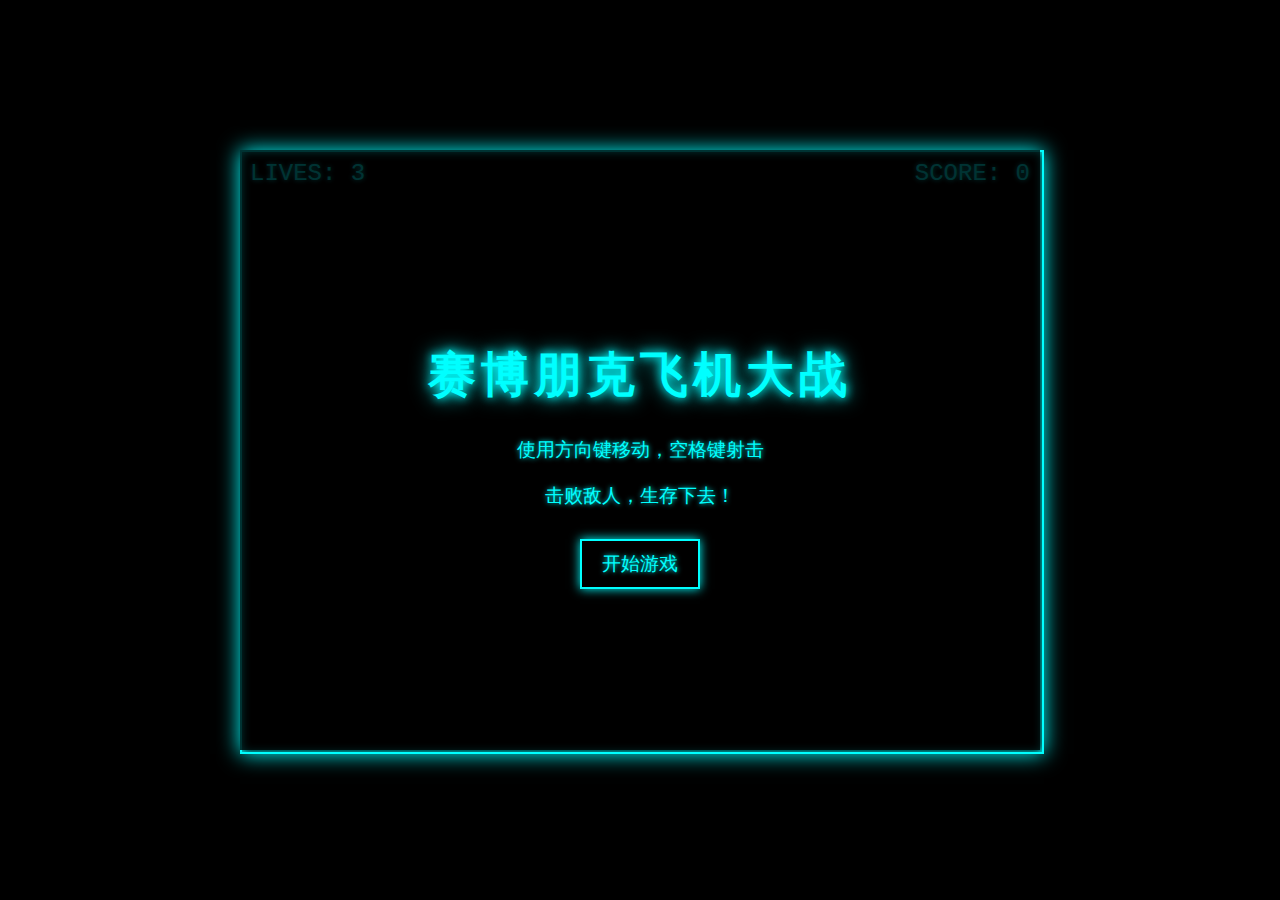
<file: cyberpunk_shooter.html>
<!DOCTYPE html>
<html lang="zh">
<head>
    <meta charset="UTF-8">
    <meta name="viewport" content="width=device-width, initial-scale=1.0">
    <title>赛博朋克飞机大战</title>
    <style>
        body {
            margin: 0;
            padding: 0;
            background-color: #000;
            display: flex;
            justify-content: center;
            align-items: center;
            height: 100vh;
            overflow: hidden;
            font-family: 'Courier New', monospace;
        }
        
        #gameContainer {
            position: relative;
            width: 800px;
            height: 600px;
        }
        
        #gameCanvas {
            background-color: #000;
            border: 2px solid #0ff;
            box-shadow: 0 0 20px #0ff, inset 0 0 10px #0ff;
        }
        
        #startScreen, #gameOverScreen {
            position: absolute;
            top: 0;
            left: 0;
            width: 100%;
            height: 100%;
            display: flex;
            flex-direction: column;
            justify-content: center;
            align-items: center;
            background-color: rgba(0, 0, 0, 0.8);
            color: #0ff;
            text-align: center;
            z-index: 10;
        }
        
        #gameOverScreen {
            display: none;
        }
        
        h1 {
            font-size: 3em;
            text-shadow: 0 0 10px #0ff, 0 0 20px #0ff;
            margin-bottom: 20px;
            letter-spacing: 5px;
        }
        
        p {
            font-size: 1.2em;
            margin: 10px 0;
            text-shadow: 0 0 5px #0ff;
        }
        
        button {
            background: transparent;
            color: #0ff;
            border: 2px solid #0ff;
            padding: 10px 20px;
            font-size: 1.2em;
            font-family: 'Courier New', monospace;
            margin-top: 20px;
            cursor: pointer;
            text-shadow: 0 0 5px #0ff;
            box-shadow: 0 0 10px #0ff;
            transition: all 0.3s;
        }
        
        button:hover {
            background-color: rgba(0, 255, 255, 0.2);
            box-shadow: 0 0 20px #0ff;
        }
        
        #scoreDisplay {
            position: absolute;
            top: 10px;
            right: 10px;
            color: #0ff;
            font-size: 1.5em;
            text-shadow: 0 0 5px #0ff;
            z-index: 5;
        }
        
        #playerLives {
            position: absolute;
            top: 10px;
            left: 10px;
            color: #0ff;
            font-size: 1.5em;
            text-shadow: 0 0 5px #0ff;
            z-index: 5;
        }
    </style>
</head>
<body>
    <div id="gameContainer">
        <canvas id="gameCanvas" width="800" height="600"></canvas>
        <div id="scoreDisplay">SCORE: 0</div>
        <div id="playerLives">LIVES: 3</div>
        <div id="startScreen">
            <h1>赛博朋克飞机大战</h1>
            <p>使用方向键移动，空格键射击</p>
            <p>击败敌人，生存下去！</p>
            <button id="startButton">开始游戏</button>
        </div>
        <div id="gameOverScreen">
            <h1>游戏结束</h1>
            <p id="finalScore">最终得分: 0</p>
            <p>在霓虹都市的废墟中，你能否生存下去？</p>
            <button id="restartButton">重新开始</button>
        </div>
    </div>

    <script>
        // 游戏变量
        const canvas = document.getElementById('gameCanvas');
        const ctx = canvas.getContext('2d');
        const startScreen = document.getElementById('startScreen');
        const gameOverScreen = document.getElementById('gameOverScreen');
        const startButton = document.getElementById('startButton');
        const restartButton = document.getElementById('restartButton');
        const scoreDisplay = document.getElementById('scoreDisplay');
        const finalScore = document.getElementById('finalScore');
        const playerLives = document.getElementById('playerLives');

        // 游戏状态
        let gameState = {
            score: 0,
            lives: 3,
            gameOver: false,
            gameRunning: false
        };

        // 玩家飞机
        const player = {
            x: canvas.width / 2,
            y: canvas.height - 60,
            width: 40,
            height: 40,
            speed: 5,
            color: '#0ff',
            shootCooldown: 0,
            maxShootCooldown: 15
        };

        // 子弹数组
        const bullets = [];
        
        // 敌机数组
        const enemies = [];
        
        // 敌机子弹数组
        const enemyBullets = [];
        
        // 特效数组
        const effects = [];

        // 键盘状态
        const keys = {};

        // 初始化游戏
        function initGame() {
            gameState = {
                score: 0,
                lives: 3,
                gameOver: false,
                gameRunning: true
            };
            
            player.x = canvas.width / 2;
            player.y = canvas.height - 60;
            player.shootCooldown = 0;
            
            bullets.length = 0;
            enemies.length = 0;
            enemyBullets.length = 0;
            effects.length = 0;
            
            updateUI();
        }

        // 更新UI
        function updateUI() {
            scoreDisplay.textContent = `SCORE: ${gameState.score}`;
            playerLives.textContent = `LIVES: ${gameState.lives}`;
        }

        // 创建特效
        function createEffect(x, y, color, size = 3) {
            effects.push({
                x: x,
                y: y,
                size: size,
                color: color,
                life: 30,
                maxLife: 30,
                vx: (Math.random() - 0.5) * 4,
                vy: (Math.random() - 0.5) * 4
            });
        }

        // 玩家射击
        function playerShoot() {
            if (player.shootCooldown <= 0) {
                bullets.push({
                    x: player.x,
                    y: player.y - 20,
                    width: 4,
                    height: 10,
                    speed: 8,
                    color: '#0ff'
                });
                player.shootCooldown = player.maxShootCooldown;
            }
        }

        // 生成敌机
        function spawnEnemy() {
            if (!gameState.gameRunning) return;
            
            const size = Math.random() * 20 + 20;
            const speed = Math.random() * 2 + 1;
            
            enemies.push({
                x: Math.random() * (canvas.width - 40),
                y: -40,
                width: size,
                height: size,
                speed: speed,
                color: '#f0f',
                shootCooldown: Math.floor(Math.random() * 100) + 50
            });
        }

        // 绘制函数
        function drawRect(x, y, width, height, color, glow = true) {
            ctx.fillStyle = color;
            ctx.fillRect(x, y, width, height);
            
            if (glow) {
                ctx.shadowColor = color;
                ctx.shadowBlur = 10;
                ctx.fillRect(x, y, width, height);
                ctx.shadowBlur = 0;
            }
        }

        function drawCircle(x, y, radius, color, glow = true) {
            ctx.beginPath();
            ctx.arc(x, y, radius, 0, Math.PI * 2);
            ctx.fillStyle = color;
            ctx.fill();
            
            if (glow) {
                ctx.shadowColor = color;
                ctx.shadowBlur = 10;
                ctx.fill();
                ctx.shadowBlur = 0;
            }
        }

        // 绘制玩家飞机
        function drawPlayer() {
            // 飞机主体
            drawTriangle(player.x, player.y, player.width, player.height, player.color);
            
            // 飞机细节
            ctx.fillStyle = '#fff';
            ctx.beginPath();
            ctx.moveTo(player.x, player.y - player.height/2 + 5);
            ctx.lineTo(player.x - 5, player.y - player.height/2 + 15);
            ctx.lineTo(player.x + 5, player.y - player.height/2 + 15);
            ctx.closePath();
            ctx.fill();
        }

        // 绘制三角形（用于飞机）
        function drawTriangle(x, y, width, height, color) {
            ctx.beginPath();
            ctx.moveTo(x, y - height/2);
            ctx.lineTo(x - width/2, y + height/2);
            ctx.lineTo(x + width/2, y + height/2);
            ctx.closePath();
            
            ctx.fillStyle = color;
            ctx.fill();
            
            // 添加发光效果
            ctx.shadowColor = color;
            ctx.shadowBlur = 10;
            ctx.fill();
            ctx.shadowBlur = 0;
        }

        // 绘制敌机
        function drawEnemy(enemy) {
            // 敌机主体
            drawRect(enemy.x, enemy.y, enemy.width, enemy.height, enemy.color);
            
            // 敌机细节 - 驾驶舱
            drawCircle(enemy.x + enemy.width/2, enemy.y + enemy.height/3, enemy.width/4, '#ff0');
        }

        // 绘制子弹
        function drawBullet(bullet) {
            drawRect(bullet.x - bullet.width/2, bullet.y, bullet.width, bullet.height, bullet.color);
        }

        // 绘制特效
        function drawEffect(effect) {
            const alpha = effect.life / effect.maxLife;
            ctx.globalAlpha = alpha;
            drawCircle(effect.x, effect.y, effect.size, effect.color);
            ctx.globalAlpha = 1.0;
        }

        // 更新玩家
        function updatePlayer() {
            if (keys['ArrowLeft'] && player.x > player.width/2) {
                player.x -= player.speed;
            }
            if (keys['ArrowRight'] && player.x < canvas.width - player.width/2) {
                player.x += player.speed;
            }
            if (keys['ArrowUp'] && player.y > player.height/2) {
                player.y -= player.speed;
            }
            if (keys['ArrowDown'] && player.y < canvas.height - player.height/2) {
                player.y += player.speed;
            }
            
            if (keys[' '] && player.shootCooldown <= 0) {
                playerShoot();
            }
            
            if (player.shootCooldown > 0) {
                player.shootCooldown--;
            }
        }

        // 更新子弹
        function updateBullets() {
            for (let i = bullets.length - 1; i >= 0; i--) {
                const bullet = bullets[i];
                bullet.y -= bullet.speed;
                
                // 移除超出屏幕的子弹
                if (bullet.y < 0) {
                    bullets.splice(i, 1);
                    continue;
                }
                
                // 检查子弹是否击中敌机
                for (let j = enemies.length - 1; j >= 0; j--) {
                    const enemy = enemies[j];
                    if (
                        bullet.x > enemy.x && 
                        bullet.x < enemy.x + enemy.width &&
                        bullet.y > enemy.y && 
                        bullet.y < enemy.y + enemy.height
                    ) {
                        // 击中敌机
                        createEffect(enemy.x + enemy.width/2, enemy.y + enemy.height/2, '#f0f');
                        enemies.splice(j, 1);
                        bullets.splice(i, 1);
                        gameState.score += 100;
                        updateUI();
                        break;
                    }
                }
            }
        }

        // 更新敌机
        function updateEnemies() {
            for (let i = enemies.length - 1; i >= 0; i--) {
                const enemy = enemies[i];
                enemy.y += enemy.speed;
                
                // 减少射击冷却
                enemy.shootCooldown--;
                
                // 随机射击
                if (enemy.shootCooldown <= 0) {
                    enemyBullets.push({
                        x: enemy.x + enemy.width/2,
                        y: enemy.y + enemy.height,
                        width: 4,
                        height: 10,
                        speed: 4,
                        color: '#f0f'
                    });
                    enemy.shootCooldown = Math.floor(Math.random() * 100) + 50;
                }
                
                // 移除超出屏幕的敌机
                if (enemy.y > canvas.height) {
                    enemies.splice(i, 1);
                    continue;
                }
                
                // 检查敌机是否撞到玩家
                if (
                    player.x - player.width/2 < enemy.x + enemy.width &&
                    player.x + player.width/2 > enemy.x &&
                    player.y - player.height/2 < enemy.y + enemy.height &&
                    player.y + player.height/2 > enemy.y
                ) {
                    // 碰撞
                    createEffect(player.x, player.y, '#fff', 5);
                    enemies.splice(i, 1);
                    gameState.lives--;
                    updateUI();
                    
                    if (gameState.lives <= 0) {
                        gameOver();
                    }
                }
            }
        }

        // 更新敌机子弹
        function updateEnemyBullets() {
            for (let i = enemyBullets.length - 1; i >= 0; i--) {
                const bullet = enemyBullets[i];
                bullet.y += bullet.speed;
                
                // 移除超出屏幕的子弹
                if (bullet.y > canvas.height) {
                    enemyBullets.splice(i, 1);
                    continue;
                }
                
                // 检查敌机子弹是否击中玩家
                if (
                    bullet.x > player.x - player.width/2 && 
                    bullet.x < player.x + player.width/2 &&
                    bullet.y > player.y - player.height/2 && 
                    bullet.y < player.y + player.height/2
                ) {
                    // 击中玩家
                    createEffect(bullet.x, bullet.y, '#f00');
                    enemyBullets.splice(i, 1);
                    gameState.lives--;
                    updateUI();
                    
                    if (gameState.lives <= 0) {
                        gameOver();
                    }
                }
            }
        }

        // 更新特效
        function updateEffects() {
            for (let i = effects.length - 1; i >= 0; i--) {
                const effect = effects[i];
                effect.x += effect.vx;
                effect.y += effect.vy;
                effect.life--;
                
                if (effect.life <= 0) {
                    effects.splice(i, 1);
                }
            }
        }

        // 游戏结束
        function gameOver() {
            gameState.gameOver = true;
            gameState.gameRunning = false;
            finalScore.textContent = `最终得分: ${gameState.score}`;
            gameOverScreen.style.display = 'flex';
        }

        // 生成背景星星
        const stars = [];
        for (let i = 0; i < 100; i++) {
            stars.push({
                x: Math.random() * canvas.width,
                y: Math.random() * canvas.height,
                size: Math.random() * 2,
                speed: Math.random() * 0.5 + 0.1
            });
        }

        // 绘制背景
        function drawBackground() {
            // 绘制渐变背景
            const gradient = ctx.createRadialGradient(
                canvas.width/2, canvas.height/2, 0,
                canvas.width/2, canvas.height/2, canvas.width
            );
            gradient.addColorStop(0, 'rgba(0, 0, 20, 0.2)');
            gradient.addColorStop(1, 'rgba(0, 0, 40, 0.8)');
            
            ctx.fillStyle = gradient;
            ctx.fillRect(0, 0, canvas.width, canvas.height);
            
            // 绘制网格线
            ctx.strokeStyle = 'rgba(0, 255, 255, 0.1)';
            ctx.lineWidth = 1;
            
            // 垂直线
            for (let x = 0; x < canvas.width; x += 40) {
                ctx.beginPath();
                ctx.moveTo(x, 0);
                ctx.lineTo(x, canvas.height);
                ctx.stroke();
            }
            
            // 水平线
            for (let y = 0; y < canvas.height; y += 40) {
                ctx.beginPath();
                ctx.moveTo(0, y);
                ctx.lineTo(canvas.width, y);
                ctx.stroke();
            }
            
            // 绘制闪烁的星星
            for (const star of stars) {
                const alpha = Math.sin(Date.now() / 1000 + star.x) * 0.5 + 0.5;
                ctx.fillStyle = `rgba(0, 255, 255, ${alpha * 0.5})`;
                ctx.beginPath();
                ctx.arc(star.x, star.y, star.size, 0, Math.PI * 2);
                ctx.fill();
            }
        }

        // 游戏主循环
        function gameLoop() {
            if (!gameState.gameRunning) return;
            
            // 清空画布
            ctx.clearRect(0, 0, canvas.width, canvas.height);
            
            // 绘制背景
            drawBackground();
            
            // 更新游戏对象
            updatePlayer();
            updateBullets();
            updateEnemies();
            updateEnemyBullets();
            updateEffects();
            
            // 绘制游戏对象
            for (const bullet of bullets) {
                drawBullet(bullet);
            }
            
            for (const enemy of enemies) {
                drawEnemy(enemy);
            }
            
            for (const bullet of enemyBullets) {
                drawBullet(bullet);
            }
            
            for (const effect of effects) {
                drawEffect(effect);
            }
            
            drawPlayer();
            
            // 随机生成敌机
            if (Math.random() < 0.02) {
                spawnEnemy();
            }
            
            // 继续游戏循环
            requestAnimationFrame(gameLoop);
        }

        // 事件监听器
        window.addEventListener('keydown', (e) => {
            keys[e.key] = true;
        });

        window.addEventListener('keyup', (e) => {
            keys[e.key] = false;
        });

        startButton.addEventListener('click', () => {
            startScreen.style.display = 'none';
            initGame();
            gameLoop();
        });

        restartButton.addEventListener('click', () => {
            gameOverScreen.style.display = 'none';
            initGame();
            gameLoop();
        });

        // 防止方向键滚动页面
        window.addEventListener('keydown', (e) => {
            if(['ArrowUp', 'ArrowDown', 'ArrowLeft', 'ArrowRight', ' '].includes(e.key)) {
                e.preventDefault();
            }
        });
    </script>
</body>
</html>
</file>
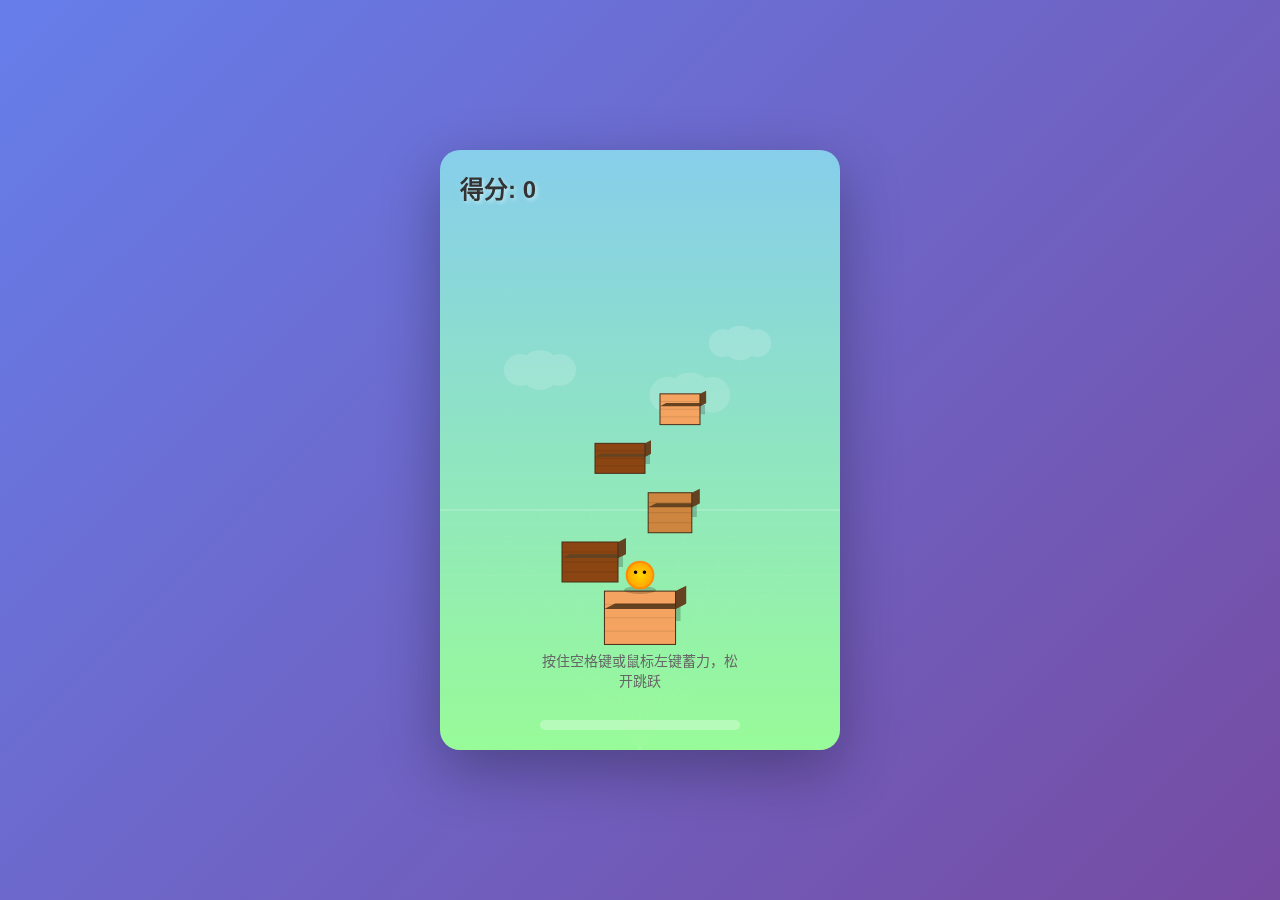
<file: jump-game.html>
<!DOCTYPE html>
<html lang="zh-CN">
<head>
    <meta charset="UTF-8">
    <meta name="viewport" content="width=device-width, initial-scale=1.0">
    <title>跳一跳小游戏</title>
    <style>
        * {
            margin: 0;
            padding: 0;
            box-sizing: border-box;
        }

        body {
            font-family: 'Arial', sans-serif;
            background: linear-gradient(135deg, #667eea 0%, #764ba2 100%);
            display: flex;
            justify-content: center;
            align-items: center;
            min-height: 100vh;
            overflow: hidden;
        }

        .game-container {
            position: relative;
            width: 400px;
            height: 600px;
            background: linear-gradient(to bottom, #87CEEB 0%, #98FB98 100%);
            border-radius: 20px;
            box-shadow: 0 20px 60px rgba(0, 0, 0, 0.3);
            overflow: hidden;
            perspective: 1000px;
        }

        canvas {
            display: block;
            cursor: pointer;
            transform-style: preserve-3d;
        }

        .score {
            position: absolute;
            top: 20px;
            left: 20px;
            font-size: 24px;
            font-weight: bold;
            color: #333;
            text-shadow: 2px 2px 4px rgba(255, 255, 255, 0.5);
            z-index: 10;
        }

        .game-over {
            position: absolute;
            top: 50%;
            left: 50%;
            transform: translate(-50%, -50%);
            background: rgba(255, 255, 255, 0.95);
            padding: 30px;
            border-radius: 15px;
            text-align: center;
            display: none;
            z-index: 20;
            box-shadow: 0 10px 30px rgba(0, 0, 0, 0.2);
        }

        .game-over h2 {
            color: #333;
            margin-bottom: 15px;
            font-size: 28px;
        }

        .game-over p {
            color: #666;
            margin-bottom: 20px;
            font-size: 18px;
        }

        .restart-btn {
            background: linear-gradient(45deg, #667eea, #764ba2);
            color: white;
            border: none;
            padding: 12px 30px;
            font-size: 16px;
            border-radius: 25px;
            cursor: pointer;
            transition: transform 0.2s;
        }

        .restart-btn:hover {
            transform: scale(1.05);
        }

        .power-indicator {
            position: absolute;
            bottom: 20px;
            left: 50%;
            transform: translateX(-50%);
            width: 200px;
            height: 10px;
            background: rgba(255, 255, 255, 0.3);
            border-radius: 5px;
            overflow: hidden;
            z-index: 10;
        }

        .power-bar {
            height: 100%;
            width: 0%;
            background: linear-gradient(90deg, #4CAF50, #8BC34A, #FFEB3B, #FF9800, #F44336);
            border-radius: 5px;
            transition: width 0.1s ease;
        }

        .instructions {
            position: absolute;
            bottom: 60px;
            left: 50%;
            transform: translateX(-50%);
            color: #666;
            font-size: 14px;
            text-align: center;
            z-index: 10;
        }
    </style>
</head>
<body>
    <div class="game-container">
        <div class="score">得分: <span id="score">0</span></div>
        <canvas id="gameCanvas" width="400" height="600"></canvas>
        
        <div class="power-indicator">
            <div class="power-bar" id="powerBar"></div>
        </div>
        
        <div class="instructions">
            按住空格键或鼠标左键蓄力，松开跳跃
        </div>
        
        <div class="game-over" id="gameOver">
            <h2>游戏结束!</h2>
            <p>最终得分: <span id="finalScore">0</span></p>
            <button class="restart-btn" onclick="restartGame()">重新开始</button>
        </div>
    </div>

    <script>
        const canvas = document.getElementById('gameCanvas');
        const ctx = canvas.getContext('2d');
        const scoreElement = document.getElementById('score');
        const finalScoreElement = document.getElementById('finalScore');
        const gameOverElement = document.getElementById('gameOver');
        const powerBar = document.getElementById('powerBar');

        // 游戏状态
        let gameState = {
            score: 0,
            isGameOver: false,
            isCharging: false,
            power: 0,
            maxPower: 100,
            chargeSpeed: 2,
            gravity: 0.5,
            jumpPowerMultiplier: 0.15,
            perspective: 800,
            horizon: canvas.height * 0.6
        };

        // 玩家角色
        class Player {
            constructor(x, y, z) {
                this.x = x;
                this.y = y;
                this.z = z;
                this.radius = 15;
                this.velocity = { x: 0, y: 0, z: 0 };
                this.isJumping = false;
                this.trail = [];
                this.maxTrailLength = 10;
                this.currentPlatform = null;
            }

            update() {
                if (this.isJumping) {
                    this.velocity.y += gameState.gravity;
                    this.x += this.velocity.x;
                    this.y += this.velocity.y;
                    this.z += this.velocity.z;

                    // 添加轨迹
                    this.trail.push({ x: this.x, y: this.y, z: this.z });
                    if (this.trail.length > this.maxTrailLength) {
                        this.trail.shift();
                    }

                    // 检查是否落地
                    if (this.velocity.y > 0) {
                        platforms.forEach(platform => {
                            if (this.checkLanding(platform)) {
                                this.land(platform);
                            }
                        });
                    }

                    // 检查是否出界
                    if (this.y > canvas.height + 50 || this.z < 0 || this.z > 1000) {
                        gameOver();
                    }
                }
            }

            checkLanding(platform) {
                const platformTop = platform.y - platform.height / 2;
                return this.x > platform.x - platform.width / 2 &&
                       this.x < platform.x + platform.width / 2 &&
                       this.z > platform.z - platform.depth / 2 &&
                       this.z < platform.z + platform.depth / 2 &&
                       this.y + this.radius > platformTop &&
                       this.y + this.radius < platformTop + 20 &&
                       this.velocity.y > 0;
            }

            land(platform) {
                this.isJumping = false;
                this.velocity = { x: 0, y: 0, z: 0 };
                this.y = platform.y - platform.height / 2 - this.radius;
                this.trail = [];
                this.currentPlatform = platform;
                
                // 检查是否成功跳到下一个平台
                const currentIndex = platforms.indexOf(platform);
                if (currentIndex === platforms.length - 2) {
                    gameState.score++;
                    scoreElement.textContent = gameState.score;
                    generateNewPlatform();
                }
            }

            jump(power) {
                if (!this.isJumping && this.currentPlatform) {
                    this.isJumping = true;
                    
                    // 找到下一个目标平台
                    const currentIndex = platforms.indexOf(this.currentPlatform);
                    const targetPlatform = platforms[currentIndex + 1];
                    
                    if (targetPlatform) {
                        // 计算跳跃方向和力度
                        const dx = targetPlatform.x - this.x;
                        const dz = targetPlatform.z - this.z;
                        const distance = Math.sqrt(dx * dx + dz * dz);
                        
                        // 归一化方向向量
                        const dirX = dx / distance;
                        const dirZ = dz / distance;
                        
                        // 计算跳跃力度
                        const jumpForce = power * gameState.jumpPowerMultiplier;
                        
                        // 设置速度
                        this.velocity.x = dirX * jumpForce * 0.8;
                        this.velocity.z = dirZ * jumpForce * 0.8;
                        this.velocity.y = -jumpForce * 1.2;
                    } else {
                        // 如果没有目标平台，向前跳
                        const jumpForce = power * gameState.jumpPowerMultiplier;
                        this.velocity.x = 0;
                        this.velocity.z = jumpForce * 0.8;
                        this.velocity.y = -jumpForce * 1.2;
                    }
                }
            }

            // 3D到2D投影
            project() {
                const scale = gameState.perspective / (gameState.perspective + this.z);
                return {
                    x: this.x,
                    y: this.y,
                    scale: scale,
                    radius: this.radius * scale
                };
            }

            draw() {
                const proj = this.project();
                
                // 绘制轨迹
                this.trail.forEach((point, index) => {
                    const pointScale = gameState.perspective / (gameState.perspective + point.z);
                    ctx.globalAlpha = index / this.trail.length * 0.5;
                    ctx.fillStyle = '#FFD700';
                    ctx.beginPath();
                    ctx.arc(point.x, point.y, this.radius * pointScale * (index / this.trail.length), 0, Math.PI * 2);
                    ctx.fill();
                });

                ctx.globalAlpha = 1;

                // 绘制玩家阴影
                ctx.fillStyle = 'rgba(0, 0, 0, 0.2)';
                ctx.beginPath();
                ctx.ellipse(proj.x, this.y + this.radius, proj.radius * 1.2, proj.radius * 0.3, 0, 0, Math.PI * 2);
                ctx.fill();

                // 绘制玩家
                const gradient = ctx.createRadialGradient(proj.x, proj.y, 0, proj.x, proj.y, proj.radius);
                gradient.addColorStop(0, '#FFD700');
                gradient.addColorStop(1, '#FFA500');
                
                ctx.fillStyle = gradient;
                ctx.beginPath();
                ctx.arc(proj.x, proj.y, proj.radius, 0, Math.PI * 2);
                ctx.fill();

                // 绘制边框
                ctx.strokeStyle = '#FF8C00';
                ctx.lineWidth = 2;
                ctx.stroke();

                // 绘制眼睛
                ctx.fillStyle = '#000';
                ctx.beginPath();
                ctx.arc(proj.x - 5 * proj.scale, proj.y - 3 * proj.scale, 2 * proj.scale, 0, Math.PI * 2);
                ctx.arc(proj.x + 5 * proj.scale, proj.y - 3 * proj.scale, 2 * proj.scale, 0, Math.PI * 2);
                ctx.fill();
            }
        }

        // 平台类
        class Platform {
            constructor(x, y, z, width, depth) {
                this.x = x;
                this.y = y;
                this.z = z;
                this.width = width;
                this.depth = depth;
                this.height = 20;
                this.color = this.getRandomColor();
            }

            getRandomColor() {
                const colors = ['#8B4513', '#A0522D', '#CD853F', '#DEB887', '#F4A460'];
                return colors[Math.floor(Math.random() * colors.length)];
            }

            // 3D到2D投影
            project() {
                const scale = gameState.perspective / (gameState.perspective + this.z);
                return {
                    x: this.x,
                    y: this.y,
                    width: this.width * scale,
                    depth: this.depth * scale,
                    height: this.height * scale,
                    scale: scale
                };
            }

            draw() {
                const proj = this.project();
                
                // 绘制平台阴影
                ctx.fillStyle = 'rgba(0, 0, 0, 0.2)';
                ctx.fillRect(
                    proj.x - proj.width / 2 + 5,
                    proj.y + 5,
                    proj.width,
                    proj.depth * 0.3
                );

                // 绘制平台顶部
                ctx.fillStyle = this.color;
                ctx.fillRect(
                    proj.x - proj.width / 2,
                    proj.y - proj.height / 2,
                    proj.width,
                    proj.depth
                );

                // 绘制平台侧面（3D效果）
                ctx.fillStyle = '#654321';
                // 右侧面
                ctx.beginPath();
                ctx.moveTo(proj.x + proj.width / 2, proj.y - proj.height / 2);
                ctx.lineTo(proj.x + proj.width / 2 + proj.depth * 0.2, proj.y - proj.height / 2 - proj.depth * 0.1);
                ctx.lineTo(proj.x + proj.width / 2 + proj.depth * 0.2, proj.y + proj.height / 2 - proj.depth * 0.1);
                ctx.lineTo(proj.x + proj.width / 2, proj.y + proj.height / 2);
                ctx.closePath();
                ctx.fill();

                // 前侧面
                ctx.beginPath();
                ctx.moveTo(proj.x - proj.width / 2, proj.y + proj.height / 2);
                ctx.lineTo(proj.x - proj.width / 2 + proj.depth * 0.2, proj.y + proj.height / 2 - proj.depth * 0.1);
                ctx.lineTo(proj.x + proj.width / 2 + proj.depth * 0.2, proj.y + proj.height / 2 - proj.depth * 0.1);
                ctx.lineTo(proj.x + proj.width / 2, proj.y + proj.height / 2);
                ctx.closePath();
                ctx.fill();

                // 绘制平台边缘
                ctx.strokeStyle = '#4A2C17';
                ctx.lineWidth = 1;
                ctx.strokeRect(
                    proj.x - proj.width / 2,
                    proj.y - proj.height / 2,
                    proj.width,
                    proj.depth
                );

                // 绘制平台纹理
                ctx.strokeStyle = 'rgba(0, 0, 0, 0.1)';
                ctx.lineWidth = 1;
                for (let i = 0; i < 3; i++) {
                    const lineY = proj.y - proj.height / 2 + (i + 1) * proj.depth / 4;
                    ctx.beginPath();
                    ctx.moveTo(proj.x - proj.width / 2, lineY);
                    ctx.lineTo(proj.x + proj.width / 2, lineY);
                    ctx.stroke();
                }
            }
        }

        // 游戏对象
        let player;
        let platforms = [];

        // 初始化游戏
        function initGame() {
            gameState.score = 0;
            gameState.isGameOver = false;
            gameState.power = 0;
            gameState.isCharging = false;
            
            scoreElement.textContent = '0';
            gameOverElement.style.display = 'none';
            powerBar.style.width = '0%';

            // 创建玩家
            player = new Player(canvas.width / 2, 400, 100);

            // 创建初始平台（3D布局）
            platforms = [
                new Platform(canvas.width / 2, 450, 100, 80, 60),
                new Platform(canvas.width / 2 - 50, 400, 200, 70, 50),
                new Platform(canvas.width / 2 + 30, 350, 300, 60, 55),
                new Platform(canvas.width / 2 - 20, 300, 400, 75, 45),
                new Platform(canvas.width / 2 + 40, 250, 500, 65, 50)
            ];

            // 玩家站在第一个平台上
            player.land(platforms[0]);
        }

        // 生成新平台
        function generateNewPlatform() {
            const lastPlatform = platforms[platforms.length - 1];
            const minDistance = 80;
            const maxDistance = 150;
            const distance = minDistance + Math.random() * (maxDistance - minDistance);
            const width = 50 + Math.random() * 40;
            const depth = 40 + Math.random() * 30;
            
            let newX = lastPlatform.x + (Math.random() - 0.5) * 100;
            let newZ = lastPlatform.z + distance;
            let newY = lastPlatform.y + (Math.random() - 0.5) * 40;
            
            // 确保平台在合理范围内
            newX = Math.max(50, Math.min(canvas.width - 50, newX));
            newY = Math.max(200, Math.min(500, newY));

            platforms.push(new Platform(newX, newY, newZ, width, depth));

            // 移除太远的平台
            platforms = platforms.filter(platform => platform.z < player.z + 300);
        }

        // 游戏主循环
        function gameLoop() {
            // 清空画布
            ctx.clearRect(0, 0, canvas.width, canvas.height);

            // 绘制3D背景
            draw3DBackground();

            // 按Z坐标排序平台（远的先画）
            platforms.sort((a, b) => b.z - a.z);
            platforms.forEach(platform => platform.draw());

            // 更新和绘制玩家
            player.update();
            player.draw();

            // 绘制瞄准线（蓄力时）
            if (gameState.isCharging && player.currentPlatform) {
                drawAimLine();
            }

            // 更新蓄力条
            if (gameState.isCharging) {
                gameState.power = Math.min(gameState.power + gameState.chargeSpeed, gameState.maxPower);
                powerBar.style.width = gameState.power + '%';
            }

            if (!gameState.isGameOver) {
                requestAnimationFrame(gameLoop);
            }
        }

        // 绘制3D背景
        function draw3DBackground() {
            // 绘制地平线
            ctx.strokeStyle = 'rgba(255, 255, 255, 0.3)';
            ctx.lineWidth = 1;
            ctx.beginPath();
            ctx.moveTo(0, gameState.horizon);
            ctx.lineTo(canvas.width, gameState.horizon);
            ctx.stroke();

            // 绘制透视网格
            ctx.strokeStyle = 'rgba(255, 255, 255, 0.1)';
            ctx.lineWidth = 0.5;
            
            // 垂直线
            for (let i = 0; i <= canvas.width; i += 50) {
                ctx.beginPath();
                ctx.moveTo(i, gameState.horizon);
                ctx.lineTo(canvas.width / 2, canvas.height);
                ctx.stroke();
            }

            // 水平线
            for (let z = 0; z <= 500; z += 50) {
                const scale = gameState.perspective / (gameState.perspective + z);
                const y = gameState.horizon + (canvas.height - gameState.horizon) * (1 - scale);
                
                ctx.beginPath();
                ctx.moveTo(0, y);
                ctx.lineTo(canvas.width, y);
                ctx.stroke();
            }

            // 绘制远处的云朵
            ctx.fillStyle = 'rgba(255, 255, 255, 0.4)';
            draw3DCloud(100, 150, 30, 400);
            draw3DCloud(300, 120, 25, 350);
            draw3DCloud(250, 180, 35, 450);
        }

        // 绘制3D云朵
        function draw3DCloud(x, y, size, z) {
            const scale = gameState.perspective / (gameState.perspective + z);
            const projY = gameState.horizon + (y - gameState.horizon) * scale;
            const projSize = size * scale;
            
            ctx.globalAlpha = 0.6 * scale;
            ctx.beginPath();
            ctx.arc(x, projY, projSize, 0, Math.PI * 2);
            ctx.arc(x + projSize, projY, projSize * 0.8, 0, Math.PI * 2);
            ctx.arc(x - projSize, projY, projSize * 0.8, 0, Math.PI * 2);
            ctx.fill();
            ctx.globalAlpha = 1;
        }

        // 绘制瞄准线
        function drawAimLine() {
            const currentIndex = platforms.indexOf(player.currentPlatform);
            const targetPlatform = platforms[currentIndex + 1];
            
            if (targetPlatform) {
                ctx.strokeStyle = 'rgba(255, 255, 255, 0.8)';
                ctx.lineWidth = 2;
                ctx.setLineDash([5, 5]);
                
                ctx.beginPath();
                ctx.moveTo(player.x, player.y);
                
                // 计算预测轨迹
                const dx = targetPlatform.x - player.x;
                const dz = targetPlatform.z - player.z;
                const distance = Math.sqrt(dx * dx + dz * dz);
                const dirX = dx / distance;
                const dirZ = dz / distance;
                
                const jumpForce = gameState.power * gameState.jumpPowerMultiplier;
                const steps = 20;
                
                for (let i = 1; i <= steps; i++) {
                    const t = i / steps;
                    const px = player.x + dirX * jumpForce * 0.8 * t * 10;
                    const py = player.y - jumpForce * 1.2 * t * 10 + 0.5 * gameState.gravity * t * t * 100;
                    ctx.lineTo(px, py);
                }
                
                ctx.stroke();
                ctx.setLineDash([]);
            }
        }

        // 游戏结束
        function gameOver() {
            gameState.isGameOver = true;
            finalScoreElement.textContent = gameState.score;
            gameOverElement.style.display = 'block';
        }

        // 重新开始游戏
        function restartGame() {
            initGame();
            gameLoop();
        }

        // 事件监听
        let chargeInterval;

        function startCharging() {
            if (!gameState.isGameOver && !player.isJumping) {
                gameState.isCharging = true;
                gameState.power = 0;
            }
        }

        function releaseCharging() {
            if (gameState.isCharging) {
                gameState.isCharging = false;
                player.jump(gameState.power);
                gameState.power = 0;
                powerBar.style.width = '0%';
            }
        }

        // 键盘事件
        document.addEventListener('keydown', (e) => {
            if (e.code === 'Space') {
                e.preventDefault();
                startCharging();
            }
        });

        document.addEventListener('keyup', (e) => {
            if (e.code === 'Space') {
                e.preventDefault();
                releaseCharging();
            }
        });

        // 鼠标事件
        canvas.addEventListener('mousedown', startCharging);
        canvas.addEventListener('mouseup', releaseCharging);
        canvas.addEventListener('mouseleave', releaseCharging);

        // 触摸事件（移动端支持）
        canvas.addEventListener('touchstart', (e) => {
            e.preventDefault();
            startCharging();
        });

        canvas.addEventListener('touchend', (e) => {
            e.preventDefault();
            releaseCharging();
        });

        // 启动游戏
        initGame();
        gameLoop();
    </script>
</body>
</html>
</file>
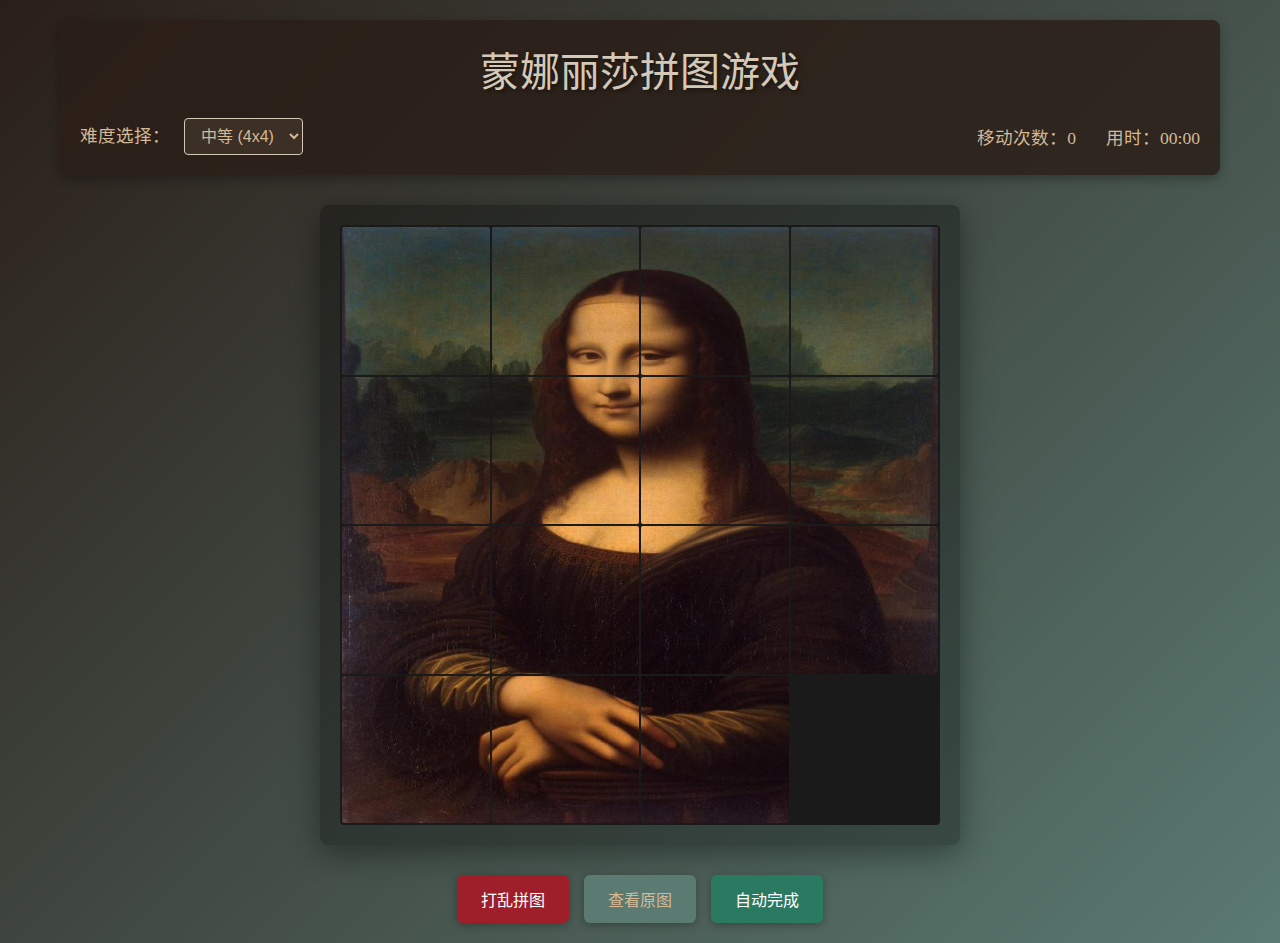
<file: mona-lisa-puzzle.html>
<!DOCTYPE html>
<html lang="zh-CN">
<head>
    <meta charset="UTF-8">
    <meta name="viewport" content="width=device-width, initial-scale=1.0">
    <title>蒙娜丽莎拼图游戏</title>
    <link rel="stylesheet" href="style.css">
</head>
<body>
    <div class="container">
        <header class="game-header">
            <h1>蒙娜丽莎拼图游戏</h1>
            <div class="game-info">
                <div class="difficulty-selector">
                    <label for="difficulty">难度选择：</label>
                    <select id="difficulty">
                        <option value="3">简单 (3x3)</option>
                        <option value="4" selected>中等 (4x4)</option>
                        <option value="5">困难 (5x5)</option>
                        <option value="6">专家 (6x6)</option>
                    </select>
                </div>
                <div class="stats">
                    <span>移动次数：<span id="moves">0</span></span>
                    <span>用时：<span id="timer">00:00</span></span>
                </div>
            </div>
        </header>

        <main class="game-area">
            <div class="puzzle-container" id="puzzleContainer">
                <div class="puzzle-grid" id="puzzleGrid">
                    <!-- 拼图块将通过JavaScript动态生成 -->
                </div>
            </div>
            
            <div class="controls">
                <button id="shuffleBtn" class="btn btn-primary">打乱拼图</button>
                <button id="showOriginalBtn" class="btn btn-secondary">查看原图</button>
                <button id="solveBtn" class="btn btn-success">自动完成</button>
            </div>
        </main>

        <div class="modal" id="winModal">
            <div class="modal-content">
                <h2>🎉 恭喜完成！</h2>
                <p>您用 <span id="finalMoves">0</span> 步，耗时 <span id="finalTime">00:00</span> 完成了拼图！</p>
                <div class="modal-buttons">
                    <button id="playAgainBtn" class="btn btn-primary">再玩一次</button>
                    <button id="closeModalBtn" class="btn btn-secondary">关闭</button>
                </div>
            </div>
        </div>

        <div class="preview-modal" id="previewModal">
            <div class="preview-content">
                <h3>原图预览</h3>
                <img src="83fe91f28c23c421c586ee2ff8f36043.jpg" alt="蒙娜丽莎原作" class="original-image">
                <button id="closePreviewBtn" class="btn btn-secondary">关闭</button>
            </div>
        </div>
    </div>

    <script src="script.js"></script>
</body>
</html>
</file>
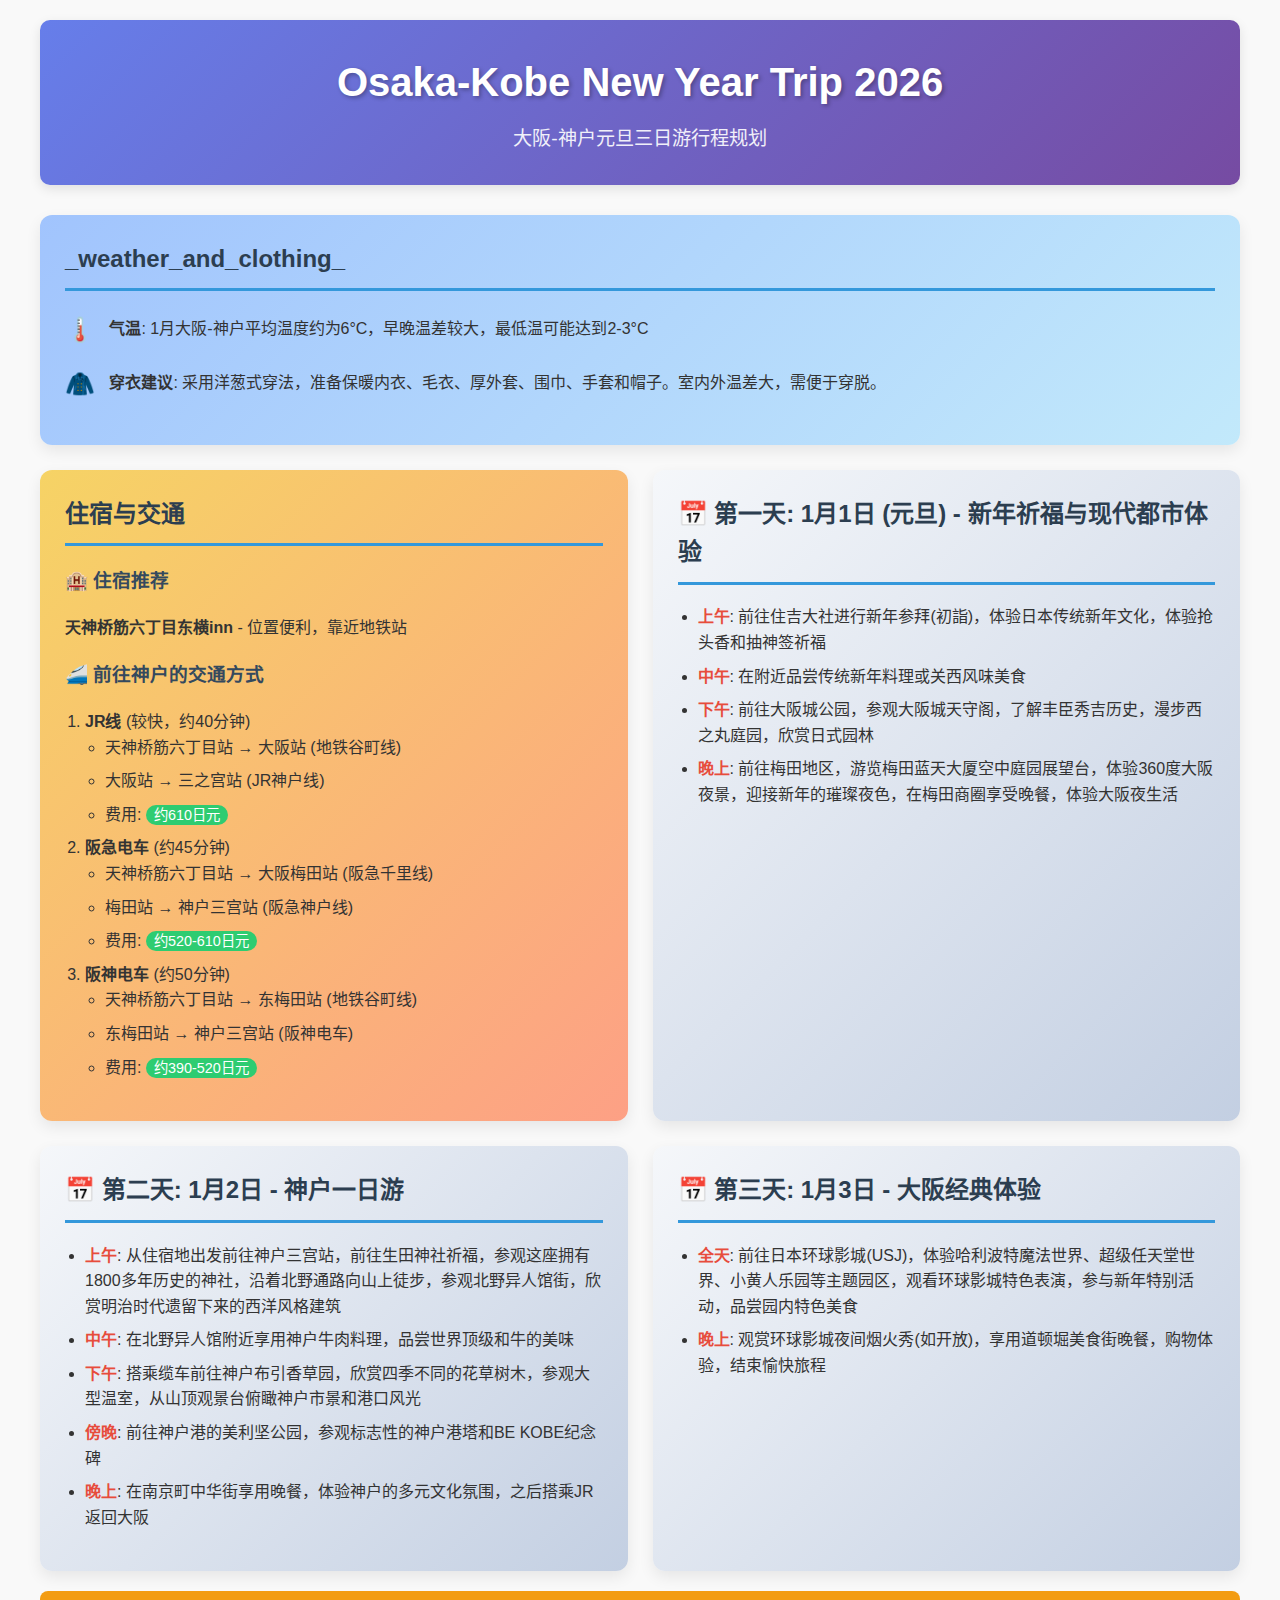
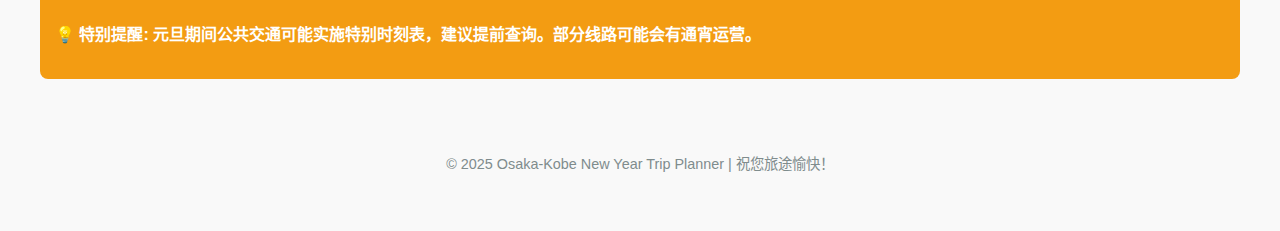
<file: osaka_kobe_trip.html>
<!DOCTYPE html>
<html lang="zh-CN">
<head>
    <meta charset="UTF-8">
    <meta name="viewport" content="width=device-width, initial-scale=1.0">
    <title>2026年大阪-神户元旦三日游行程规划</title>
    <style>
        body {
            font-family: 'Segoe UI', Tahoma, Geneva, Verdana, sans-serif;
            line-height: 1.6;
            color: #333;
            max-width: 1200px;
            margin: 0 auto;
            padding: 20px;
            background-color: #f9f9f9;
        }
        
        header {
            text-align: center;
            padding: 30px 0;
            background: linear-gradient(135deg, #667eea 0%, #764ba2 100%);
            color: white;
            border-radius: 10px;
            margin-bottom: 30px;
            box-shadow: 0 4px 12px rgba(0,0,0,0.1);
        }
        
        h1 {
            margin: 0;
            font-size: 2.5em;
            text-shadow: 2px 2px 4px rgba(0,0,0,0.3);
        }
        
        .subtitle {
            font-size: 1.2em;
            margin-top: 10px;
            opacity: 0.9;
        }
        
        .container {
            display: grid;
            grid-template-columns: 1fr;
            gap: 25px;
        }
        
        @media (min-width: 768px) {
            .container {
                grid-template-columns: 1fr 1fr;
            }
        }
        
        .card {
            background: white;
            border-radius: 12px;
            padding: 25px;
            box-shadow: 0 6px 15px rgba(0,0,0,0.08);
            transition: transform 0.3s ease, box-shadow 0.3s ease;
        }
        
        .card:hover {
            transform: translateY(-5px);
            box-shadow: 0 12px 20px rgba(0,0,0,0.15);
        }
        
        .day-card {
            background: linear-gradient(135deg, #f5f7fa 0%, #c3cfe2 100%);
        }
        
        .transport-card {
            background: linear-gradient(135deg, #f6d365 0%, #fda085 100%);
        }
        
        .weather-card {
            background: linear-gradient(135deg, #a1c4fd 0%, #c2e9fb 100%);
            grid-column: 1 / -1;
        }
        
        h2 {
            color: #2c3e50;
            border-bottom: 3px solid #3498db;
            padding-bottom: 10px;
            margin-top: 0;
        }
        
        h3 {
            color: #34495e;
            margin-top: 20px;
        }
        
        ul, ol {
            padding-left: 20px;
        }
        
        li {
            margin-bottom: 8px;
        }
        
        .time {
            font-weight: bold;
            color: #e74c3c;
        }
        
        .cost {
            background-color: #2ecc71;
            color: white;
            padding: 2px 8px;
            border-radius: 12px;
            font-size: 0.9em;
        }
        
        .important {
            background-color: #f39c12;
            color: white;
            padding: 15px;
            border-radius: 8px;
            margin: 20px 0;
            font-weight: bold;
        }
        
        footer {
            text-align: center;
            margin-top: 40px;
            padding: 20px;
            color: #7f8c8d;
            font-size: 0.9em;
        }
        
        .icon {
            font-size: 1.5em;
            margin-right: 10px;
            vertical-align: middle;
        }
    </style>
</head>
<body>
    <header>
        <h1> Osaka-Kobe New Year Trip 2026</h1>
        <div class="subtitle">大阪-神户元旦三日游行程规划</div>
    </header>
    
    <div class="container">
        <div class="card weather-card">
            <h2>_weather_and_clothing_</h2>
            <p><span class="icon">🌡️</span> <strong>气温</strong>: 1月大阪-神户平均温度约为6°C，早晚温差较大，最低温可能达到2-3°C</p>
            <p><span class="icon">🧥</span> <strong>穿衣建议</strong>: 采用洋葱式穿法，准备保暖内衣、毛衣、厚外套、围巾、手套和帽子。室内外温差大，需便于穿脱。</p>
        </div>
        
        <div class="card transport-card">
            <h2>住宿与交通</h2>
            <h3>🏨 住宿推荐</h3>
            <p><strong>天神桥筋六丁目东横inn</strong> - 位置便利，靠近地铁站</p>
            
            <h3>🚄 前往神户的交通方式</h3>
            <ol>
                <li><strong>JR线</strong> (较快，约40分钟)
                    <ul>
                        <li>天神桥筋六丁目站 → 大阪站 (地铁谷町线)</li>
                        <li>大阪站 → 三之宫站 (JR神户线)</li>
                        <li>费用: <span class="cost">约610日元</span></li>
                    </ul>
                </li>
                <li><strong>阪急电车</strong> (约45分钟)
                    <ul>
                        <li>天神桥筋六丁目站 → 大阪梅田站 (阪急千里线)</li>
                        <li>梅田站 → 神户三宫站 (阪急神户线)</li>
                        <li>费用: <span class="cost">约520-610日元</span></li>
                    </ul>
                </li>
                <li><strong>阪神电车</strong> (约50分钟)
                    <ul>
                        <li>天神桥筋六丁目站 → 东梅田站 (地铁谷町线)</li>
                        <li>东梅田站 → 神户三宫站 (阪神电车)</li>
                        <li>费用: <span class="cost">约390-520日元</span></li>
                    </ul>
                </li>
            </ol>
        </div>
        
        <div class="card day-card">
            <h2>📅 第一天: 1月1日 (元旦) - 新年祈福与现代都市体验</h2>
            <ul>
                <li><span class="time">上午</span>: 前往住吉大社进行新年参拜(初詣)，体验日本传统新年文化，体验抢头香和抽神签祈福</li>
                <li><span class="time">中午</span>: 在附近品尝传统新年料理或关西风味美食</li>
                <li><span class="time">下午</span>: 前往大阪城公园，参观大阪城天守阁，了解丰臣秀吉历史，漫步西之丸庭园，欣赏日式园林</li>
                <li><span class="time">晚上</span>: 前往梅田地区，游览梅田蓝天大厦空中庭园展望台，体验360度大阪夜景，迎接新年的璀璨夜色，在梅田商圈享受晚餐，体验大阪夜生活</li>
            </ul>
        </div>
        
        <div class="card day-card">
            <h2>📅 第二天: 1月2日 - 神户一日游</h2>
            <ul>
                <li><span class="time">上午</span>: 从住宿地出发前往神户三宫站，前往生田神社祈福，参观这座拥有1800多年历史的神社，沿着北野通路向山上徒步，参观北野异人馆街，欣赏明治时代遗留下来的西洋风格建筑</li>
                <li><span class="time">中午</span>: 在北野异人馆附近享用神户牛肉料理，品尝世界顶级和牛的美味</li>
                <li><span class="time">下午</span>: 搭乘缆车前往神户布引香草园，欣赏四季不同的花草树木，参观大型温室，从山顶观景台俯瞰神户市景和港口风光</li>
                <li><span class="time">傍晚</span>: 前往神户港的美利坚公园，参观标志性的神户港塔和BE KOBE纪念碑</li>
                <li><span class="time">晚上</span>: 在南京町中华街享用晚餐，体验神户的多元文化氛围，之后搭乘JR返回大阪</li>
            </ul>
        </div>
        
        <div class="card day-card">
            <h2>📅 第三天: 1月3日 - 大阪经典体验</h2>
            <ul>
                <li><span class="time">全天</span>: 前往日本环球影城(USJ)，体验哈利波特魔法世界、超级任天堂世界、小黄人乐园等主题园区，观看环球影城特色表演，参与新年特别活动，品尝园内特色美食</li>
                <li><span class="time">晚上</span>: 观赏环球影城夜间烟火秀(如开放)，享用道顿堀美食街晚餐，购物体验，结束愉快旅程</li>
            </ul>
        </div>
    </div>
    
    <div class="important">
        <p>💡 <strong>特别提醒</strong>: 元旦期间公共交通可能实施特别时刻表，建议提前查询。部分线路可能会有通宵运营。</p>
    </div>
    
    <footer>
        <p>© 2025 Osaka-Kobe New Year Trip Planner | 祝您旅途愉快！</p>
    </footer>
</body>
</html>
</file>
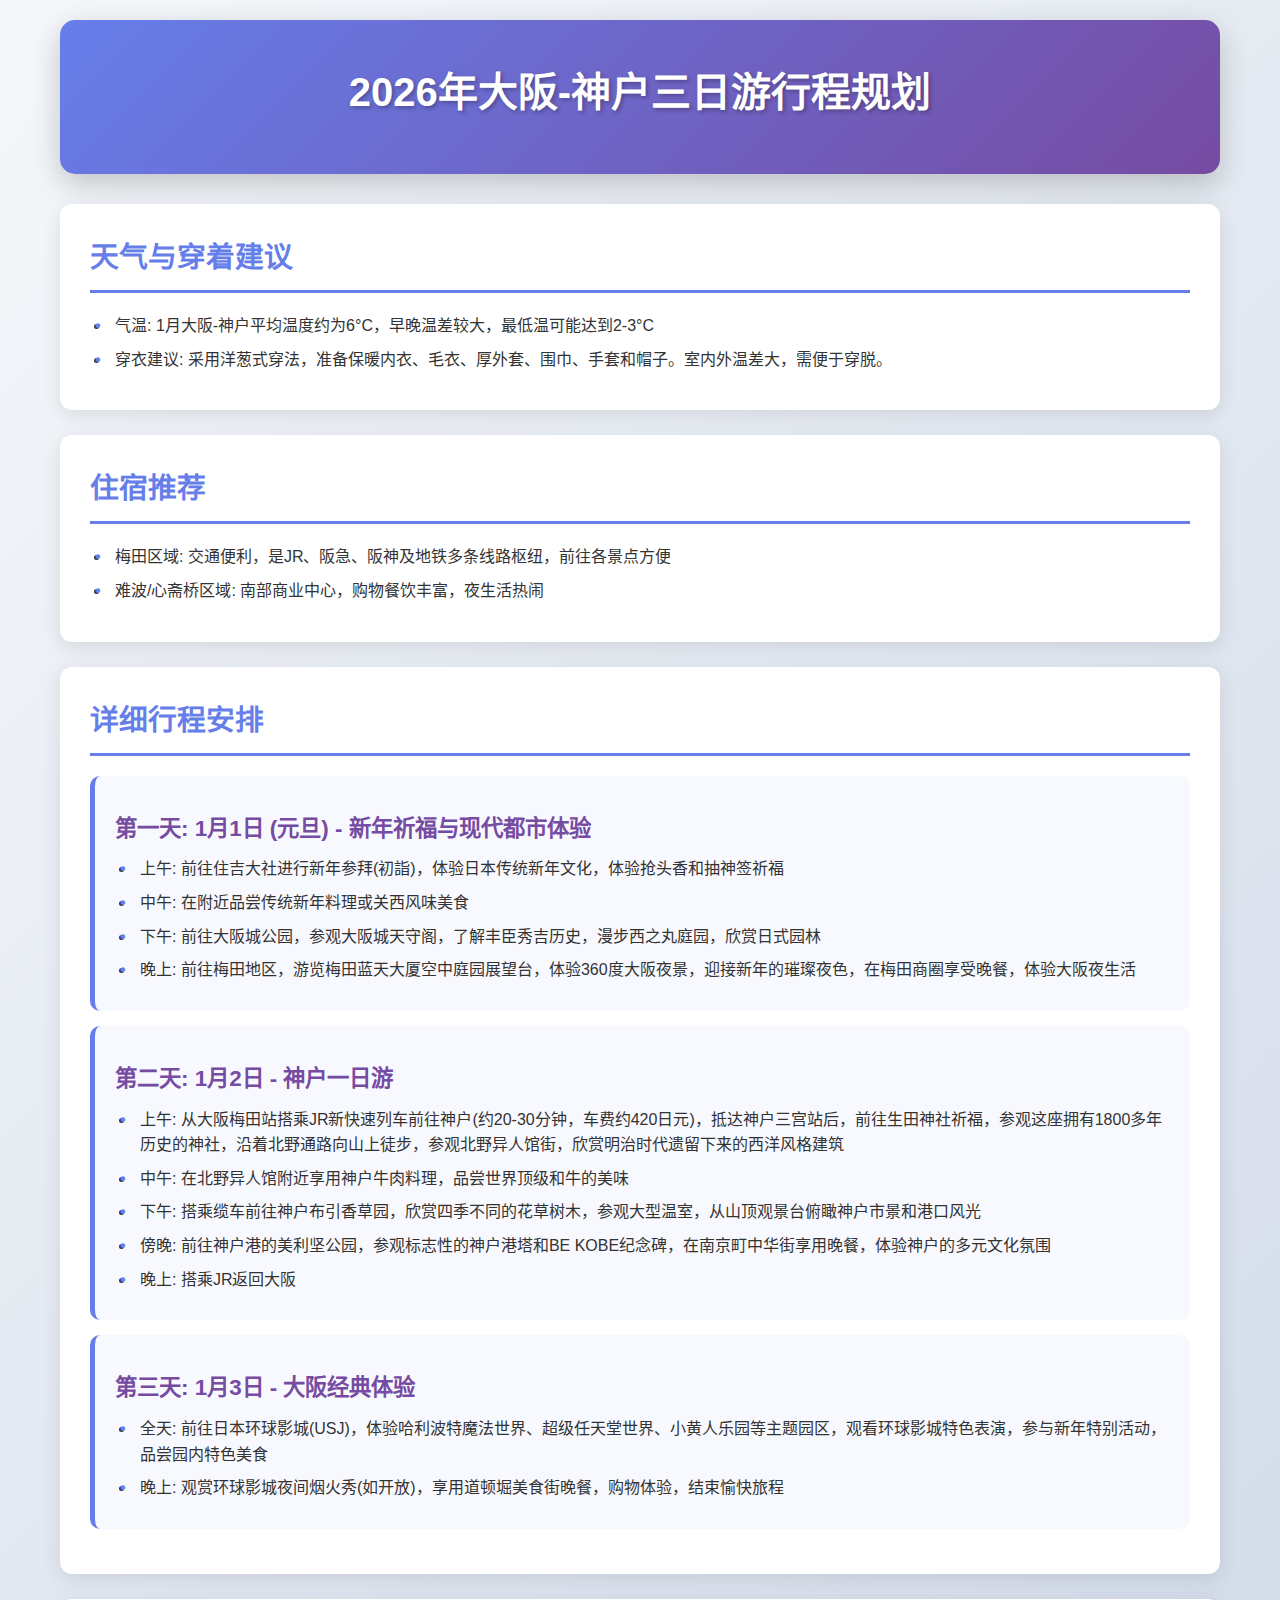
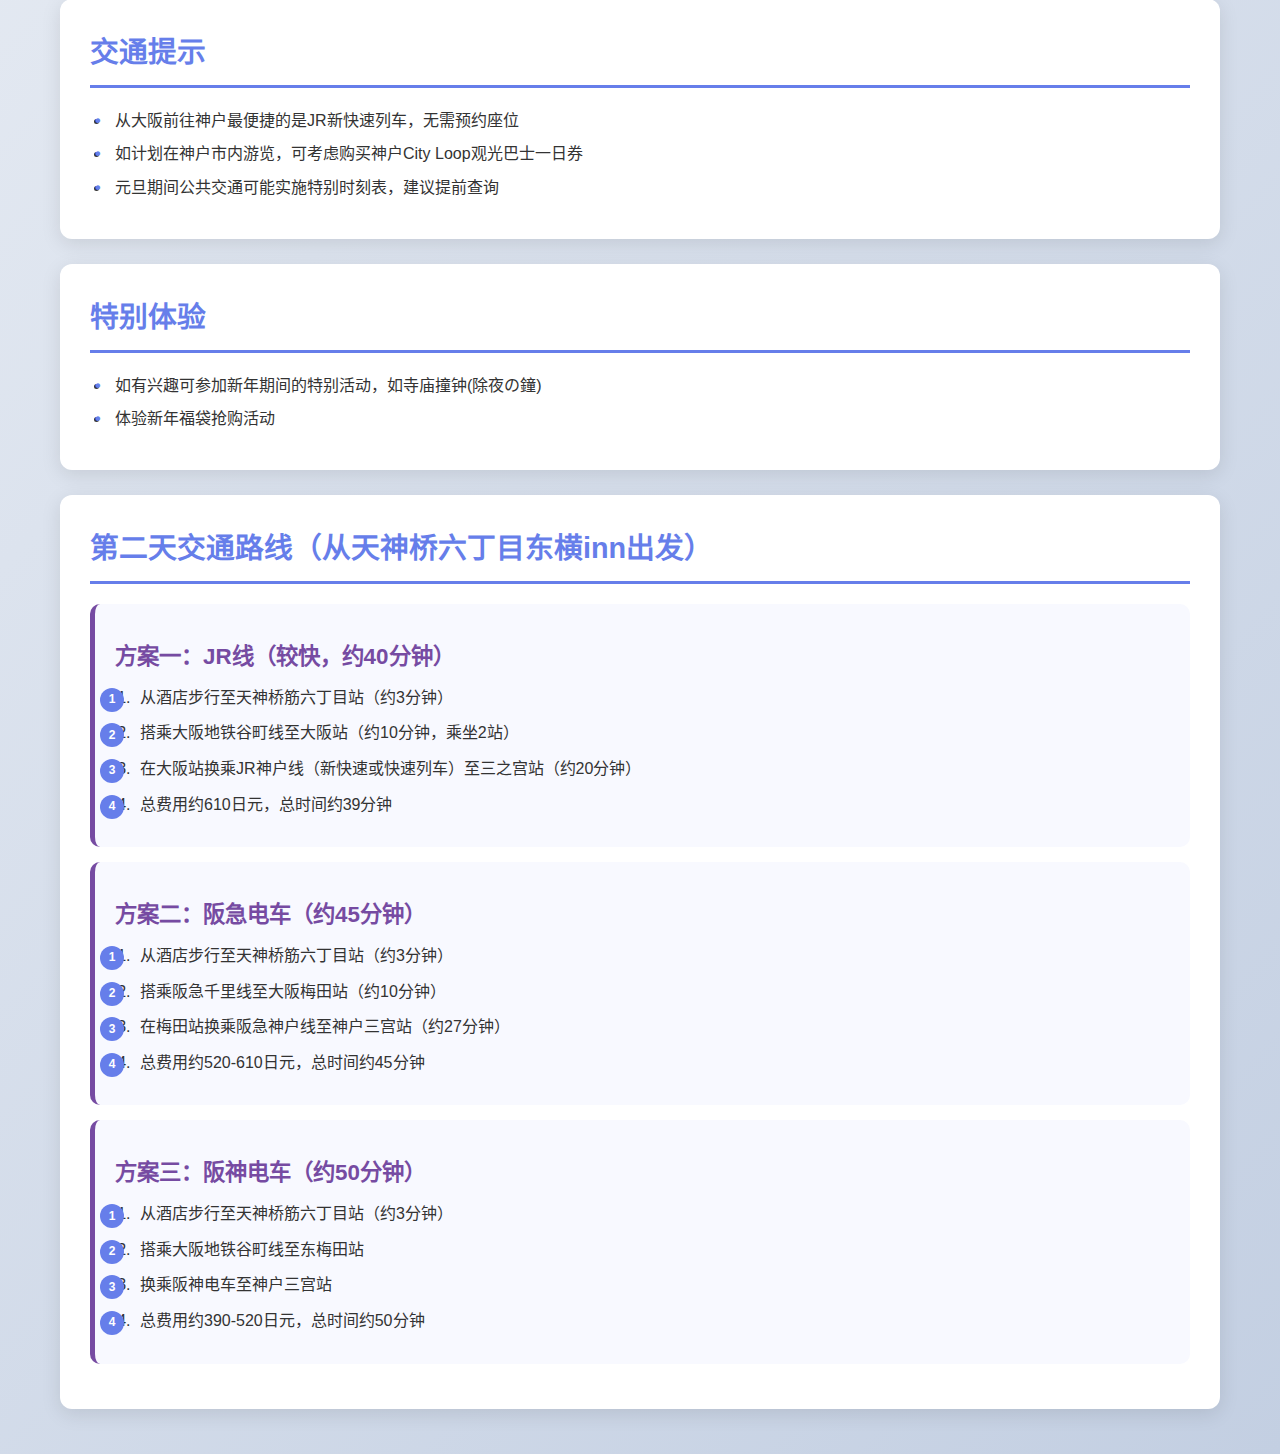
<file: osaka_kobe_trip_plan.html>
<!DOCTYPE html>
<html lang="zh-CN">
<head>
    <meta charset="UTF-8">
    <meta name="viewport" content="width=device-width, initial-scale=1.0">
    <title>2026年大阪-神户三日游行程规划</title>
    <style>
        * {
            margin: 0;
            padding: 0;
            box-sizing: border-box;
        }
        
        body {
            font-family: 'Microsoft YaHei', 'SimHei', sans-serif;
            line-height: 1.6;
            color: #333;
            background: linear-gradient(135deg, #f5f7fa 0%, #c3cfe2 100%);
            min-height: 100vh;
        }
        
        .container {
            max-width: 1200px;
            margin: 0 auto;
            padding: 20px;
        }
        
        header {
            text-align: center;
            padding: 40px 20px;
            background: linear-gradient(135deg, #667eea 0%, #764ba2 100%);
            color: white;
            border-radius: 15px;
            margin-bottom: 30px;
            box-shadow: 0 10px 30px rgba(0,0,0,0.2);
        }
        
        header h1 {
            font-size: 2.5em;
            margin-bottom: 10px;
            text-shadow: 2px 2px 4px rgba(0,0,0,0.3);
        }
        
        section {
            background: white;
            margin-bottom: 25px;
            padding: 30px;
            border-radius: 12px;
            box-shadow: 0 5px 20px rgba(0,0,0,0.1);
            transition: transform 0.3s ease, box-shadow 0.3s ease;
        }
        
        section:hover {
            transform: translateY(-5px);
            box-shadow: 0 15px 40px rgba(0,0,0,0.15);
        }
        
        h2 {
            color: #667eea;
            margin-bottom: 20px;
            padding-bottom: 10px;
            border-bottom: 3px solid #667eea;
            font-size: 1.8em;
        }
        
        h3 {
            color: #764ba2;
            margin: 15px 0 10px 0;
            font-size: 1.4em;
        }
        
        ul {
            margin-left: 20px;
        }
        
        li {
            margin-bottom: 8px;
            position: relative;
            padding-left: 5px;
        }
        
        li::before {
            content: "•";
            color: #667eea;
            font-weight: bold;
            position: absolute;
            left: -15px;
        }
        
        .day {
            background: #f8f9ff;
            padding: 20px;
            border-radius: 10px;
            margin-bottom: 15px;
            border-left: 5px solid #667eea;
        }
        
        .route {
            background: #f8f9ff;
            padding: 20px;
            border-radius: 10px;
            margin-bottom: 15px;
            border-left: 5px solid #764ba2;
        }
        
        ol {
            margin-left: 20px;
            counter-reset: item;
        }
        
        ol li {
            counter-increment: item;
            margin-bottom: 10px;
            position: relative;
            padding-left: 5px;
        }
        
        ol li::before {
            content: counter(item);
            background: #667eea;
            color: white;
            width: 24px;
            height: 24px;
            border-radius: 50%;
            display: inline-flex;
            align-items: center;
            justify-content: center;
            font-size: 12px;
            font-weight: bold;
            margin-right: 10px;
            position: absolute;
            left: -35px;
            top: 3px;
        }
        
        @media (max-width: 768px) {
            .container {
                padding: 10px;
            }
            
            header h1 {
                font-size: 2em;
            }
            
            section {
                padding: 20px;
            }
            
            h2 {
                font-size: 1.5em;
            }
            
            h3 {
                font-size: 1.2em;
            }
        }
    </style>
</head>
<body>
    <div class="container">
        <header>
            <h1>2026年大阪-神户三日游行程规划</h1>
        </header>
        
        <section class="weather-info">
            <h2>天气与穿着建议</h2>
            <ul>
                <li>气温: 1月大阪-神户平均温度约为6°C，早晚温差较大，最低温可能达到2-3°C</li>
                <li>穿衣建议: 采用洋葱式穿法，准备保暖内衣、毛衣、厚外套、围巾、手套和帽子。室内外温差大，需便于穿脱。</li>
            </ul>
        </section>
        
        <section class="accommodation">
            <h2>住宿推荐</h2>
            <ul>
                <li>梅田区域: 交通便利，是JR、阪急、阪神及地铁多条线路枢纽，前往各景点方便</li>
                <li>难波/心斋桥区域: 南部商业中心，购物餐饮丰富，夜生活热闹</li>
            </ul>
        </section>
        
        <section class="itinerary">
            <h2>详细行程安排</h2>
            
            <div class="day">
                <h3>第一天: 1月1日 (元旦) - 新年祈福与现代都市体验</h3>
                <ul>
                    <li>上午: 前往住吉大社进行新年参拜(初詣)，体验日本传统新年文化，体验抢头香和抽神签祈福</li>
                    <li>中午: 在附近品尝传统新年料理或关西风味美食</li>
                    <li>下午: 前往大阪城公园，参观大阪城天守阁，了解丰臣秀吉历史，漫步西之丸庭园，欣赏日式园林</li>
                    <li>晚上: 前往梅田地区，游览梅田蓝天大厦空中庭园展望台，体验360度大阪夜景，迎接新年的璀璨夜色，在梅田商圈享受晚餐，体验大阪夜生活</li>
                </ul>
            </div>
            
            <div class="day">
                <h3>第二天: 1月2日 - 神户一日游</h3>
                <ul>
                    <li>上午: 从大阪梅田站搭乘JR新快速列车前往神户(约20-30分钟，车费约420日元)，抵达神户三宫站后，前往生田神社祈福，参观这座拥有1800多年历史的神社，沿着北野通路向山上徒步，参观北野异人馆街，欣赏明治时代遗留下来的西洋风格建筑</li>
                    <li>中午: 在北野异人馆附近享用神户牛肉料理，品尝世界顶级和牛的美味</li>
                    <li>下午: 搭乘缆车前往神户布引香草园，欣赏四季不同的花草树木，参观大型温室，从山顶观景台俯瞰神户市景和港口风光</li>
                    <li>傍晚: 前往神户港的美利坚公园，参观标志性的神户港塔和BE KOBE纪念碑，在南京町中华街享用晚餐，体验神户的多元文化氛围</li>
                    <li>晚上: 搭乘JR返回大阪</li>
                </ul>
            </div>
            
            <div class="day">
                <h3>第三天: 1月3日 - 大阪经典体验</h3>
                <ul>
                    <li>全天: 前往日本环球影城(USJ)，体验哈利波特魔法世界、超级任天堂世界、小黄人乐园等主题园区，观看环球影城特色表演，参与新年特别活动，品尝园内特色美食</li>
                    <li>晚上: 观赏环球影城夜间烟火秀(如开放)，享用道顿堀美食街晚餐，购物体验，结束愉快旅程</li>
                </ul>
            </div>
        </section>
        
        <section class="transportation">
            <h2>交通提示</h2>
            <ul>
                <li>从大阪前往神户最便捷的是JR新快速列车，无需预约座位</li>
                <li>如计划在神户市内游览，可考虑购买神户City Loop观光巴士一日券</li>
                <li>元旦期间公共交通可能实施特别时刻表，建议提前查询</li>
            </ul>
        </section>
        
        <section class="special-experiences">
            <h2>特别体验</h2>
            <ul>
                <li>如有兴趣可参加新年期间的特别活动，如寺庙撞钟(除夜の鐘)</li>
                <li>体验新年福袋抢购活动</li>
            </ul>
        </section>
        
        <section class="day2-transportation">
            <h2>第二天交通路线（从天神桥六丁目东横inn出发）</h2>
            <div class="route">
                <h3>方案一：JR线（较快，约40分钟）</h3>
                <ol>
                    <li>从酒店步行至天神桥筋六丁目站（约3分钟）</li>
                    <li>搭乘大阪地铁谷町线至大阪站（约10分钟，乘坐2站）</li>
                    <li>在大阪站换乘JR神户线（新快速或快速列车）至三之宫站（约20分钟）</li>
                    <li>总费用约610日元，总时间约39分钟</li>
                </ol>
            </div>
            <div class="route">
                <h3>方案二：阪急电车（约45分钟）</h3>
                <ol>
                    <li>从酒店步行至天神桥筋六丁目站（约3分钟）</li>
                    <li>搭乘阪急千里线至大阪梅田站（约10分钟）</li>
                    <li>在梅田站换乘阪急神户线至神户三宫站（约27分钟）</li>
                    <li>总费用约520-610日元，总时间约45分钟</li>
                </ol>
            </div>
            <div class="route">
                <h3>方案三：阪神电车（约50分钟）</h3>
                <ol>
                    <li>从酒店步行至天神桥筋六丁目站（约3分钟）</li>
                    <li>搭乘大阪地铁谷町线至东梅田站</li>
                    <li>换乘阪神电车至神户三宫站</li>
                    <li>总费用约390-520日元，总时间约50分钟</li>
                </ol>
            </div>
        </section>
    </div>
</body>
</html>
</file>
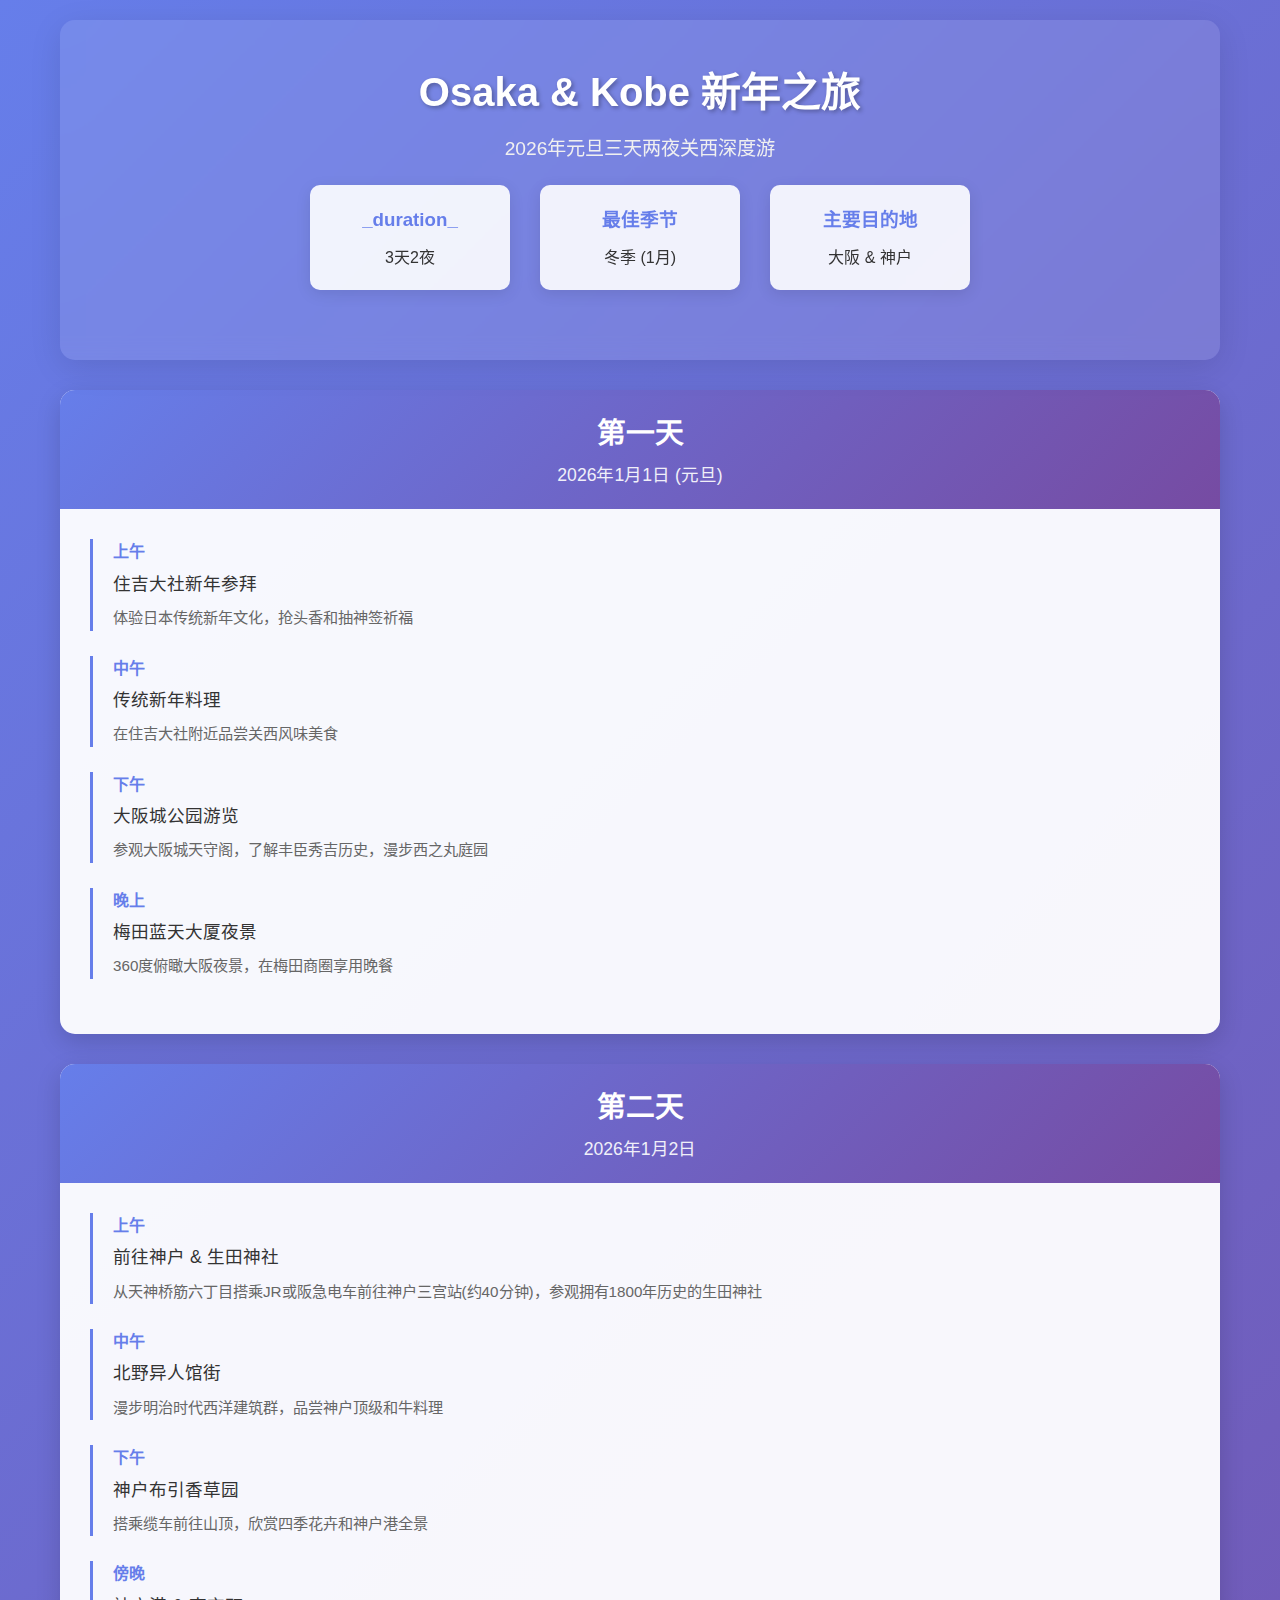
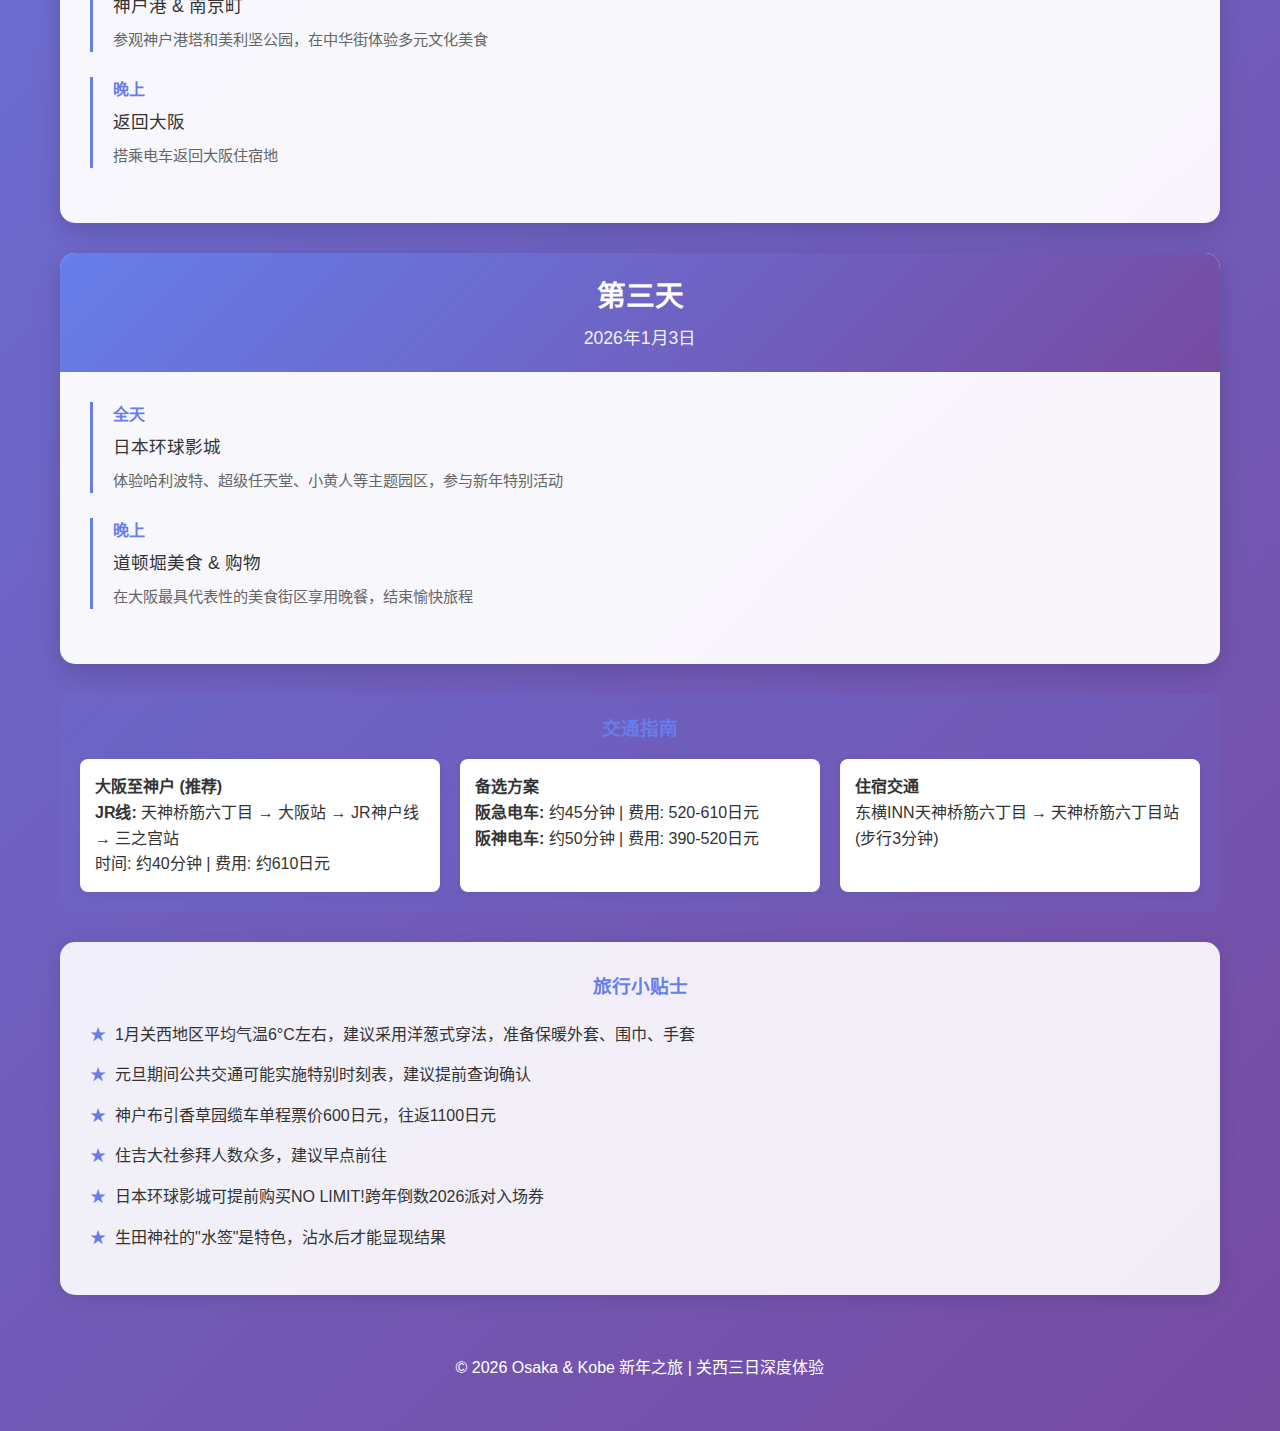
<file: travel_plan/osaka_kobe_new_year_trip.html>
<!DOCTYPE html>
<html lang="zh-CN">
<head>
    <meta charset="UTF-8">
    <meta name="viewport" content="width=device-width, initial-scale=1.0">
    <title>2026年大阪-神户元旦三日游</title>
    <style>
        * {
            margin: 0;
            padding: 0;
            box-sizing: border-box;
        }

        body {
            font-family: 'Microsoft YaHei', Arial, sans-serif;
            line-height: 1.6;
            color: #333;
            background: linear-gradient(135deg, #667eea 0%, #764ba2 100%);
        }

        .container {
            max-width: 1200px;
            margin: 0 auto;
            padding: 20px;
        }

        header {
            text-align: center;
            padding: 40px 20px;
            background: rgba(255, 255, 255, 0.1);
            border-radius: 15px;
            margin-bottom: 30px;
            backdrop-filter: blur(10px);
            box-shadow: 0 8px 32px rgba(0, 0, 0, 0.1);
        }

        h1 {
            color: white;
            font-size: 2.5em;
            margin-bottom: 10px;
            text-shadow: 2px 2px 4px rgba(0, 0, 0, 0.3);
        }

        .subtitle {
            color: #f0f0f0;
            font-size: 1.2em;
            margin-bottom: 20px;
        }

        .trip-info {
            display: flex;
            justify-content: center;
            gap: 30px;
            flex-wrap: wrap;
            margin-bottom: 30px;
        }

        .info-card {
            background: rgba(255, 255, 255, 0.9);
            padding: 20px;
            border-radius: 10px;
            text-align: center;
            min-width: 200px;
            box-shadow: 0 4px 15px rgba(0, 0, 0, 0.1);
        }

        .info-card h3 {
            color: #667eea;
            margin-bottom: 10px;
        }

        .day-card {
            background: rgba(255, 255, 255, 0.95);
            margin-bottom: 30px;
            border-radius: 15px;
            overflow: hidden;
            box-shadow: 0 8px 25px rgba(0, 0, 0, 0.15);
            transition: transform 0.3s ease;
        }

        .day-card:hover {
            transform: translateY(-5px);
        }

        .day-header {
            background: linear-gradient(135deg, #667eea 0%, #764ba2 100%);
            color: white;
            padding: 20px;
            text-align: center;
        }

        .day-header h2 {
            font-size: 1.8em;
            margin-bottom: 5px;
        }

        .day-header .date {
            font-size: 1.1em;
            opacity: 0.9;
        }

        .day-content {
            padding: 30px;
        }

        .schedule-item {
            margin-bottom: 25px;
            padding-left: 20px;
            border-left: 3px solid #667eea;
        }

        .time {
            font-weight: bold;
            color: #667eea;
            margin-bottom: 5px;
        }

        .activity {
            font-size: 1.1em;
            margin-bottom: 8px;
        }

        .description {
            color: #666;
            font-size: 0.95em;
        }

        .transportation {
            background: rgba(102, 126, 234, 0.1);
            padding: 20px;
            border-radius: 10px;
            margin: 30px 0;
        }

        .transportation h3 {
            color: #667eea;
            text-align: center;
            margin-bottom: 15px;
        }

        .transport-options {
            display: grid;
            grid-template-columns: repeat(auto-fit, minmax(300px, 1fr));
            gap: 20px;
        }

        .transport-option {
            background: white;
            padding: 15px;
            border-radius: 8px;
            box-shadow: 0 2px 10px rgba(0, 0, 0, 0.05);
        }

        .tips {
            background: rgba(255, 255, 255, 0.9);
            padding: 30px;
            border-radius: 15px;
            margin-top: 30px;
            box-shadow: 0 4px 20px rgba(0, 0, 0, 0.1);
        }

        .tips h3 {
            color: #667eea;
            text-align: center;
            margin-bottom: 20px;
        }

        .tips-list {
            list-style: none;
        }

        .tips-list li {
            margin-bottom: 15px;
            padding-left: 25px;
            position: relative;
        }

        .tips-list li:before {
            content: "★";
            color: #667eea;
            position: absolute;
            left: 0;
        }

        footer {
            text-align: center;
            padding: 30px;
            color: white;
            margin-top: 30px;
        }

        @media (max-width: 768px) {
            .container {
                padding: 10px;
            }
            
            h1 {
                font-size: 2em;
            }
            
            .trip-info {
                flex-direction: column;
                align-items: center;
            }
            
            .info-card {
                width: 100%;
                max-width: 300px;
            }
            
            .day-content {
                padding: 20px;
            }
        }
    </style>
</head>
<body>
    <div class="container">
        <header>
            <h1> Osaka & Kobe 新年之旅 </h1>
            <div class="subtitle">2026年元旦三天两夜关西深度游</div>
            <div class="trip-info">
                <div class="info-card">
                    <h3>_duration_</h3>
                    <p>3天2夜</p>
                </div>
                <div class="info-card">
                    <h3>最佳季节</h3>
                    <p>冬季 (1月)</p>
                </div>
                <div class="info-card">
                    <h3>主要目的地</h3>
                    <p>大阪 & 神户</p>
                </div>
            </div>
        </header>

        <div class="day-card">
            <div class="day-header">
                <h2>第一天</h2>
                <div class="date">2026年1月1日 (元旦)</div>
            </div>
            <div class="day-content">
                <div class="schedule-item">
                    <div class="time">上午</div>
                    <div class="activity">住吉大社新年参拜</div>
                    <div class="description">体验日本传统新年文化，抢头香和抽神签祈福</div>
                </div>
                <div class="schedule-item">
                    <div class="time">中午</div>
                    <div class="activity">传统新年料理</div>
                    <div class="description">在住吉大社附近品尝关西风味美食</div>
                </div>
                <div class="schedule-item">
                    <div class="time">下午</div>
                    <div class="activity">大阪城公园游览</div>
                    <div class="description">参观大阪城天守阁，了解丰臣秀吉历史，漫步西之丸庭园</div>
                </div>
                <div class="schedule-item">
                    <div class="time">晚上</div>
                    <div class="activity">梅田蓝天大厦夜景</div>
                    <div class="description">360度俯瞰大阪夜景，在梅田商圈享用晚餐</div>
                </div>
            </div>
        </div>

        <div class="day-card">
            <div class="day-header">
                <h2>第二天</h2>
                <div class="date">2026年1月2日</div>
            </div>
            <div class="day-content">
                <div class="schedule-item">
                    <div class="time">上午</div>
                    <div class="activity">前往神户 & 生田神社</div>
                    <div class="description">从天神桥筋六丁目搭乘JR或阪急电车前往神户三宫站(约40分钟)，参观拥有1800年历史的生田神社</div>
                </div>
                <div class="schedule-item">
                    <div class="time">中午</div>
                    <div class="activity">北野异人馆街</div>
                    <div class="description">漫步明治时代西洋建筑群，品尝神户顶级和牛料理</div>
                </div>
                <div class="schedule-item">
                    <div class="time">下午</div>
                    <div class="activity">神户布引香草园</div>
                    <div class="description">搭乘缆车前往山顶，欣赏四季花卉和神户港全景</div>
                </div>
                <div class="schedule-item">
                    <div class="time">傍晚</div>
                    <div class="activity">神户港 & 南京町</div>
                    <div class="description">参观神户港塔和美利坚公园，在中华街体验多元文化美食</div>
                </div>
                <div class="schedule-item">
                    <div class="time">晚上</div>
                    <div class="activity">返回大阪</div>
                    <div class="description">搭乘电车返回大阪住宿地</div>
                </div>
            </div>
        </div>

        <div class="day-card">
            <div class="day-header">
                <h2>第三天</h2>
                <div class="date">2026年1月3日</div>
            </div>
            <div class="day-content">
                <div class="schedule-item">
                    <div class="time">全天</div>
                    <div class="activity">日本环球影城</div>
                    <div class="description">体验哈利波特、超级任天堂、小黄人等主题园区，参与新年特别活动</div>
                </div>
                <div class="schedule-item">
                    <div class="time">晚上</div>
                    <div class="activity">道顿堀美食 & 购物</div>
                    <div class="description">在大阪最具代表性的美食街区享用晚餐，结束愉快旅程</div>
                </div>
            </div>
        </div>

        <div class="transportation">
            <h3>交通指南</h3>
            <div class="transport-options">
                <div class="transport-option">
                    <h4>大阪至神户 (推荐)</h4>
                    <p><strong>JR线:</strong> 天神桥筋六丁目 → 大阪站 → JR神户线 → 三之宫站</p>
                    <p>时间: 约40分钟 | 费用: 约610日元</p>
                </div>
                <div class="transport-option">
                    <h4>备选方案</h4>
                    <p><strong>阪急电车:</strong> 约45分钟 | 费用: 520-610日元</p>
                    <p><strong>阪神电车:</strong> 约50分钟 | 费用: 390-520日元</p>
                </div>
                <div class="transport-option">
                    <h4>住宿交通</h4>
                    <p>东横INN天神桥筋六丁目 → 天神桥筋六丁目站 (步行3分钟)</p>
                </div>
            </div>
        </div>

        <div class="tips">
            <h3>旅行小贴士</h3>
            <ul class="tips-list">
                <li>1月关西地区平均气温6°C左右，建议采用洋葱式穿法，准备保暖外套、围巾、手套</li>
                <li>元旦期间公共交通可能实施特别时刻表，建议提前查询确认</li>
                <li>神户布引香草园缆车单程票价600日元，往返1100日元</li>
                <li>住吉大社参拜人数众多，建议早点前往</li>
                <li>日本环球影城可提前购买NO LIMIT!跨年倒数2026派对入场券</li>
                <li>生田神社的"水签"是特色，沾水后才能显现结果</li>
            </ul>
        </div>

        <footer>
            <p>© 2026 Osaka & Kobe 新年之旅 | 关西三日深度体验</p>
        </footer>
    </div>
</body>
</html>
</file>
<file: styles.css>
body {
    font-family: Arial, sans-serif;
    display: flex;
    justify-content: center;
    align-items: center;
    height: 100vh;
    margin: 0;
    background-color: #f0f0f0;
}

.game-container {
    text-align: center;
    background-color: white;
    padding: 20px;
    border-radius: 10px;
    box-shadow: 0 4px 8px rgba(0,0,0,0.1);
}

h1 {
    margin-top: 0;
}

.status, .score {
    margin: 10px 0;
    font-size: 18px;
}

.score span {
    margin: 0 15px;
}

.board {
    display: grid;
    grid-template-columns: repeat(8, 60px);
    grid-template-rows: repeat(8, 60px);
    gap: 2px;
    margin: 20px auto;
    border: 2px solid #333;
    padding: 5px;
    background-color: #0a6e00;
}

.cell {
    width: 60px;
    height: 60px;
    background-color: #0a6e00;
    border: 1px solid #000;
    display: flex;
    justify-content: center;
    align-items: center;
    cursor: pointer;
}

.cell:hover {
    background-color: #0c8c00;
}

.piece {
    width: 80%;
    height: 80%;
    border-radius: 50%;
    position: relative;
}

.black {
    background: radial-gradient(circle at 30% 30%, #d3d3d3, #000);
}

.white {
    background: radial-gradient(circle at 30% 30%, #fff, #d3d3d3);
}

#reset-btn {
    margin-top: 20px;
    padding: 10px 20px;
    font-size: 16px;
    cursor: pointer;
    background-color: #0a6e00;
    color: white;
    border: none;
    border-radius: 5px;
}

#reset-btn:hover {
    background-color: #0c8c00;
}
</file>
<file: puzzle-game/style.css>
* {
    margin: 0;
    padding: 0;
    box-sizing: border-box;
}

body {
    font-family: 'Arial', sans-serif;
    background: linear-gradient(135deg, #6a11cb 0%, #2575fc 100%);
    min-height: 100vh;
    display: flex;
    justify-content: center;
    align-items: center;
    padding: 20px;
}

.container {
    background-color: white;
    border-radius: 15px;
    box-shadow: 0 10px 30px rgba(0, 0, 0, 0.3);
    padding: 30px;
    text-align: center;
    max-width: 800px;
    width: 100%;
}

h1 {
    color: #333;
    margin-bottom: 20px;
    font-size: 2.5em;
    text-shadow: 2px 2px 4px rgba(0, 0, 0, 0.1);
}

.game-info {
    display: flex;
    justify-content: space-around;
    margin-bottom: 20px;
    font-size: 1.2em;
    font-weight: bold;
    color: #555;
}

.puzzle-container {
    display: grid;
    grid-template-columns: repeat(4, 1fr);
    grid-template-rows: repeat(4, 1fr);
    gap: 2px;
    width: 400px;
    height: 400px;
    margin: 0 auto 20px;
    background-color: #ddd;
    border: 2px solid #999;
    border-radius: 5px;
    position: relative;
}

.puzzle-piece {
    background-size: cover;
    background-position: center;
    border: 1px solid #999;
    cursor: pointer;
    transition: transform 0.2s, box-shadow 0.2s;
    user-select: none;
}

.puzzle-piece:hover {
    transform: scale(1.05);
    box-shadow: 0 0 10px rgba(0, 0, 0, 0.5);
    z-index: 10;
}

.puzzle-piece.empty {
    background: transparent;
    border: 2px dashed #999;
    cursor: default;
}

.puzzle-piece.empty:hover {
    transform: none;
    box-shadow: none;
}

.controls {
    display: flex;
    flex-wrap: wrap;
    justify-content: center;
    align-items: center;
    gap: 15px;
    margin-bottom: 20px;
}

button {
    padding: 10px 20px;
    font-size: 1em;
    border: none;
    border-radius: 5px;
    cursor: pointer;
    background-color: #4CAF50;
    color: white;
    transition: background-color 0.3s;
}

button:hover {
    background-color: #45a049;
}

.difficulty {
    display: flex;
    align-items: center;
    gap: 5px;
}

.difficulty label {
    font-weight: bold;
    color: #333;
}

.difficulty select {
    padding: 5px;
    border-radius: 5px;
    border: 1px solid #ccc;
}

.message {
    font-size: 1.3em;
    font-weight: bold;
    color: #4CAF50;
    height: 30px;
    margin-top: 10px;
}

.won {
    color: #FF5722;
    animation: celebrate 1s ease infinite;
}

@keyframes celebrate {
    0% { transform: scale(1); }
    50% { transform: scale(1.1); }
    100% { transform: scale(1); }
}

@media (max-width: 600px) {
    .container {
        padding: 15px;
    }
    
    h1 {
        font-size: 2em;
    }
    
    .puzzle-container {
        width: 300px;
        height: 300px;
    }
    
    .controls {
        flex-direction: column;
    }
}
</file>
<file: checkers.css>
body {
    font-family: Arial, sans-serif;
    display: flex;
    justify-content: center;
    align-items: center;
    height: 100vh;
    margin: 0;
    background-color: #f0f0f0;
}

.game-container {
    text-align: center;
}

h1 {
    color: #333;
}

.game-info {
    display: flex;
    justify-content: space-between;
    align-items: center;
    margin-bottom: 20px;
    padding: 0 20px;
}

.current-player {
    font-size: 18px;
    font-weight: bold;
}

#restart-btn {
    padding: 10px 20px;
    font-size: 16px;
    background-color: #4CAF50;
    color: white;
    border: none;
    border-radius: 5px;
    cursor: pointer;
}

#restart-btn:hover {
    background-color: #45a049;
}

.board {
    display: grid;
    grid-template-columns: repeat(8, 60px);
    grid-template-rows: repeat(8, 60px);
    gap: 0;
    border: 2px solid #333;
    margin: 0 auto;
}

.square {
    display: flex;
    justify-content: center;
    align-items: center;
    width: 60px;
    height: 60px;
    cursor: pointer;
}

.square.light {
    background-color: #f0d9b5;
}

.square.dark {
    background-color: #b58863;
}

.square.selected {
    background-color: #aec6cf;
}

.square.valid-move {
    background-color: #77dd77;
}

.piece {
    width: 45px;
    height: 45px;
    border-radius: 50%;
    cursor: pointer;
}

.piece.red {
    background-color: #d32f2f;
    border: 2px solid #b71c1c;
}

.piece.black {
    background-color: #212121;
    border: 2px solid #000000;
}

.piece.king::after {
    content: "♔";
    color: gold;
    font-size: 24px;
    position: relative;
}

.game-status {
    margin-top: 20px;
    font-size: 20px;
    font-weight: bold;
    min-height: 30px;
}
</file>
<file: style.css>
* {
    margin: 0;
    padding: 0;
    box-sizing: border-box;
}

body {
    font-family: 'Adobe Garamond Pro', 'Times New Roman', serif;
    background: linear-gradient(135deg, #2A1E18 0%, #5A7A72 100%);
    min-height: 100vh;
    color: #D4B996;
}

.container {
    max-width: 1200px;
    margin: 0 auto;
    padding: 20px;
}

/* 头部样式 */
.game-header {
    text-align: center;
    margin-bottom: 30px;
    background: rgba(42, 30, 24, 0.85);
    padding: 20px;
    border-radius: 8px;
    box-shadow: 0 4px 12px rgba(0, 0, 0, 0.3);
}

.game-header h1 {
    font-size: 2.5rem;
    font-weight: 500;
    margin-bottom: 20px;
    color: #D4C9B8;
    text-shadow: 2px 2px 4px rgba(0, 0, 0, 0.5);
}

.game-info {
    display: flex;
    justify-content: space-between;
    align-items: center;
    flex-wrap: wrap;
    gap: 20px;
}

.difficulty-selector label {
    font-size: 1.1rem;
    margin-right: 10px;
}

.difficulty-selector select {
    padding: 8px 12px;
    border: 1px solid #D4C9B8;
    background: rgba(212, 185, 150, 0.1);
    color: #D4B996;
    border-radius: 4px;
    font-size: 1rem;
    cursor: pointer;
}

.difficulty-selector select:hover {
    background: rgba(212, 185, 150, 0.2);
}

.stats {
    display: flex;
    gap: 30px;
    font-size: 1.1rem;
}

.stats span {
    font-weight: 500;
}

/* 游戏区域 */
.game-area {
    display: flex;
    flex-direction: column;
    align-items: center;
    gap: 30px;
}

.puzzle-container {
    background: rgba(0, 0, 0, 0.3);
    padding: 20px;
    border-radius: 8px;
    box-shadow: 0 8px 32px rgba(0, 0, 0, 0.4);
}

.puzzle-grid {
    display: grid;
    gap: 2px;
    background: #1A1A1A;
    padding: 2px;
    border-radius: 4px;
    position: relative;
    width: 600px;
    height: 600px;
    max-width: 90vw;
    max-height: 90vw;
}

.puzzle-piece {
    background-size: 600px 600px;
    cursor: pointer;
    border-radius: 2px;
    transition: all 0.3s ease;
    position: relative;
    overflow: hidden;
}

.puzzle-piece:hover {
    transform: scale(1.05);
    box-shadow: 0 4px 12px rgba(255, 215, 0, 0.3);
    z-index: 10;
}

.puzzle-piece.empty {
    background: rgba(26, 26, 26, 0.8);
    cursor: default;
}

.puzzle-piece.empty:hover {
    transform: none;
    box-shadow: none;
}

.puzzle-piece.correct {
    animation: correctPulse 0.5s ease;
}

@keyframes correctPulse {
    0%, 100% { transform: scale(1); }
    50% { transform: scale(1.1); }
}

/* 控制按钮 */
.controls {
    display: flex;
    gap: 15px;
    flex-wrap: wrap;
    justify-content: center;
}

.btn {
    padding: 12px 24px;
    border: none;
    border-radius: 6px;
    font-size: 1rem;
    font-weight: 500;
    cursor: pointer;
    transition: all 0.3s ease;
    font-family: inherit;
    box-shadow: 0 2px 8px rgba(0, 0, 0, 0.3);
}

.btn:hover {
    transform: translateY(-2px);
    box-shadow: 0 4px 12px rgba(0, 0, 0, 0.4);
}

.btn:active {
    transform: translateY(0);
}

.btn-primary {
    background: #9E1F2A;
    color: white;
}

.btn-primary:hover {
    background: #B72432;
}

.btn-secondary {
    background: #5A7A72;
    color: #D4B996;
}

.btn-secondary:hover {
    background: #6A8A82;
}

.btn-success {
    background: #2A7A62;
    color: white;
}

.btn-success:hover {
    background: #3A8A72;
}

/* 模态框样式 */
.modal {
    display: none;
    position: fixed;
    top: 0;
    left: 0;
    width: 100%;
    height: 100%;
    background: rgba(0, 0, 0, 0.8);
    z-index: 1000;
    justify-content: center;
    align-items: center;
}

.modal.show {
    display: flex;
    animation: fadeIn 0.3s ease;
}

@keyframes fadeIn {
    from { opacity: 0; }
    to { opacity: 1; }
}

.modal-content {
    background: linear-gradient(135deg, #2A1E18, #5A7A72);
    padding: 40px;
    border-radius: 12px;
    text-align: center;
    max-width: 500px;
    width: 90%;
    box-shadow: 0 8px 32px rgba(0, 0, 0, 0.5);
    border: 2px solid #D4C9B8;
}

.modal-content h2 {
    font-size: 2rem;
    margin-bottom: 20px;
    color: #FFD700;
}

.modal-content p {
    font-size: 1.2rem;
    margin-bottom: 30px;
    line-height: 1.6;
}

.modal-buttons {
    display: flex;
    gap: 15px;
    justify-content: center;
}

/* 预览模态框 */
.preview-modal {
    display: none;
    position: fixed;
    top: 0;
    left: 0;
    width: 100%;
    height: 100%;
    background: rgba(0, 0, 0, 0.9);
    z-index: 1000;
    justify-content: center;
    align-items: center;
}

.preview-modal.show {
    display: flex;
}

.preview-content {
    text-align: center;
    max-width: 90%;
    max-height: 90%;
}

.preview-content h3 {
    font-size: 1.5rem;
    margin-bottom: 20px;
    color: #D4C9B8;
}

.original-image {
    max-width: 100%;
    max-height: 70vh;
    border-radius: 8px;
    box-shadow: 0 8px 32px rgba(0, 0, 0, 0.5);
    border: 3px solid #D4C9B8;
}

/* 响应式设计 */
@media (max-width: 768px) {
    .game-header h1 {
        font-size: 2rem;
    }
    
    .game-info {
        flex-direction: column;
        gap: 15px;
    }
    
    .stats {
        gap: 20px;
        font-size: 1rem;
    }
    
    .puzzle-grid {
        width: 350px;
        height: 350px;
    }
    
    .puzzle-piece {
        background-size: 350px 350px;
    }
    
    .controls {
        gap: 10px;
    }
    
    .btn {
        padding: 10px 20px;
        font-size: 0.9rem;
    }
}

@media (max-width: 480px) {
    .container {
        padding: 10px;
    }
    
    .game-header {
        padding: 15px;
    }
    
    .game-header h1 {
        font-size: 1.5rem;
    }
    
    .puzzle-grid {
        width: 300px;
        height: 300px;
    }
    
    .puzzle-piece {
        background-size: 300px 300px;
    }
    
    .btn {
        padding: 8px 16px;
        font-size: 0.85rem;
    }
}
</file>
